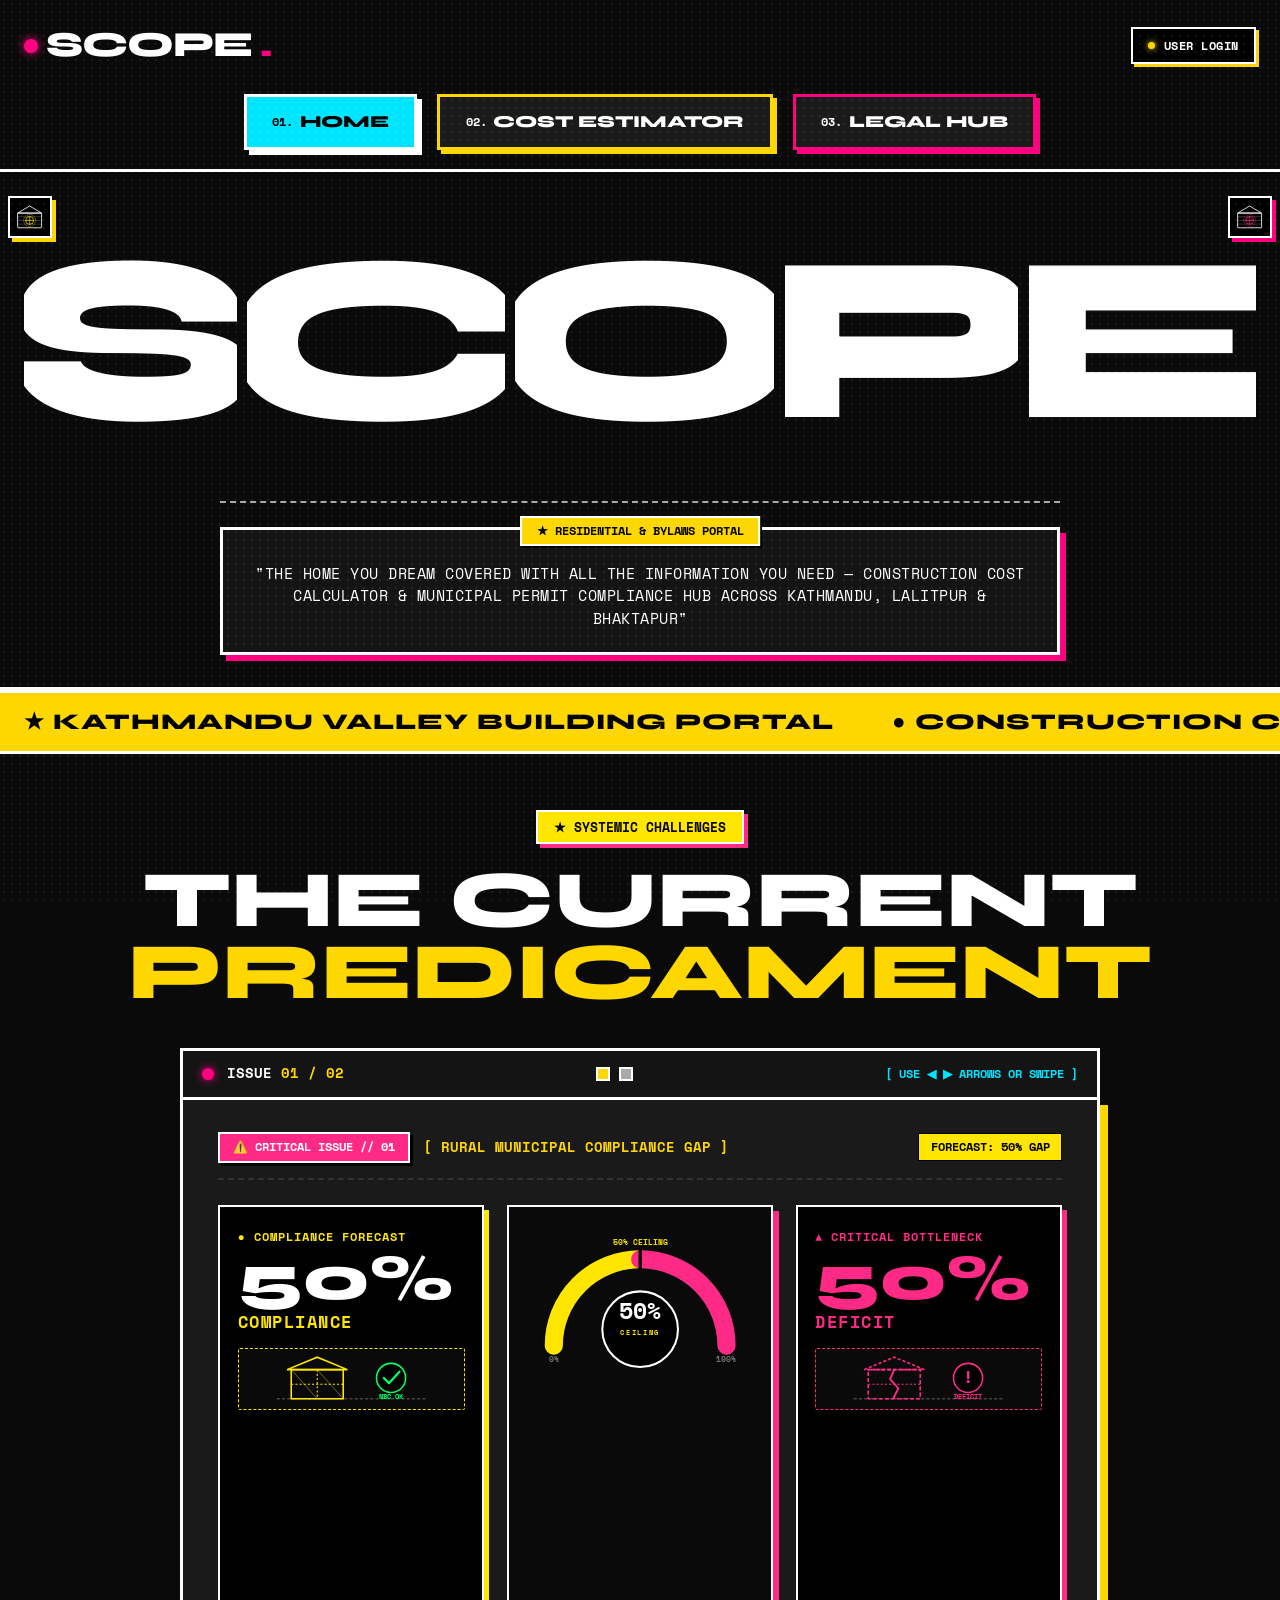
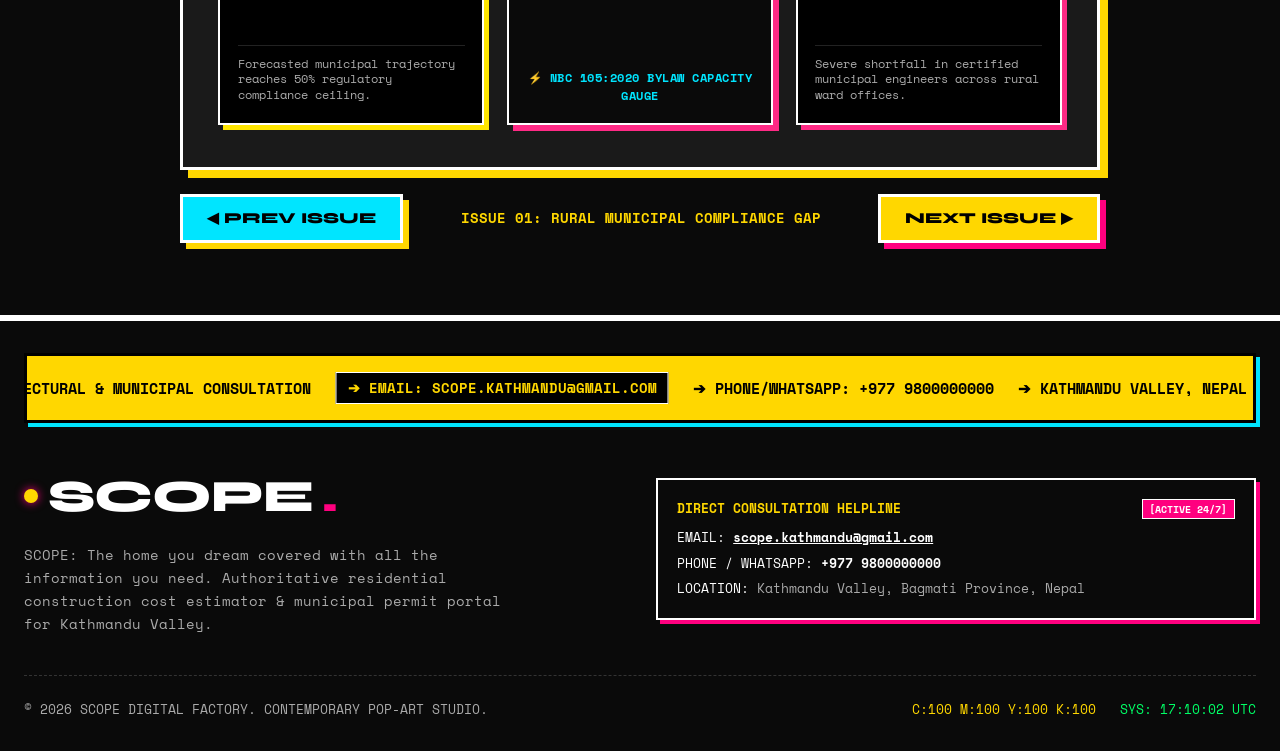
<file: index.html>
<!DOCTYPE html>
<html lang="en">
<head>
  <meta charset="UTF-8">
  <meta name="viewport" content="width=device-width, initial-scale=1.0, maximum-scale=1.0, user-scalable=no">
  <meta name="apple-mobile-web-app-capable" content="yes">
  <meta name="apple-mobile-web-app-status-bar-style" content="black-translucent">
  <title>SCOPE — Kathmandu Construction Cost Estimator & Permit Portal</title>
  <meta name="description" content="SCOPE is an authoritative Kathmandu Valley residential building construction cost estimator, municipal legal compliance hub, and architectural design portal.">

  <!-- Google Fonts: DotGothic16, Silkscreen, Space Mono, Syne, Noto Sans Devanagari -->
  <link rel="preconnect" href="https://fonts.googleapis.com">
  <link rel="preconnect" href="https://fonts.gstatic.com" crossorigin>
  <link rel="stylesheet" href="https://fonts.googleapis.com/css2?family=DotGothic16&family=Mukta:wght@700;800&family=Noto+Sans+Devanagari:wght@700;800;900&family=Silkscreen:wght@400;700&family=Space+Mono:ital,wght@0,400;0,700;1,400&family=Syne:wght@700;800;900&display=swap">

  <!-- Warhol Pop-Art Stylesheets (Relative Paths for GitHub Pages) -->
  <link rel="stylesheet" href="./styles/warhol-tokens.css">
  <link rel="stylesheet" href="./styles/warhol-layout.css">
  <link rel="stylesheet" href="./styles/warhol-components.css">
  <style>
    html, body {
      -webkit-text-size-adjust: 100%;
      touch-action: manipulation;
    }
  </style>
</head>
<body>
  <!-- App Container for Modular JavaScript Execution -->
  <div id="app"></div>

  <!-- Entry Script & GSAP Library (Relative Paths for GitHub Pages) -->
  <script src="https://cdnjs.cloudflare.com/ajax/libs/gsap/3.12.5/gsap.min.js"></script>
  <script type="module" src="./warhol-app.js"></script>
</body>
</html>
</file>
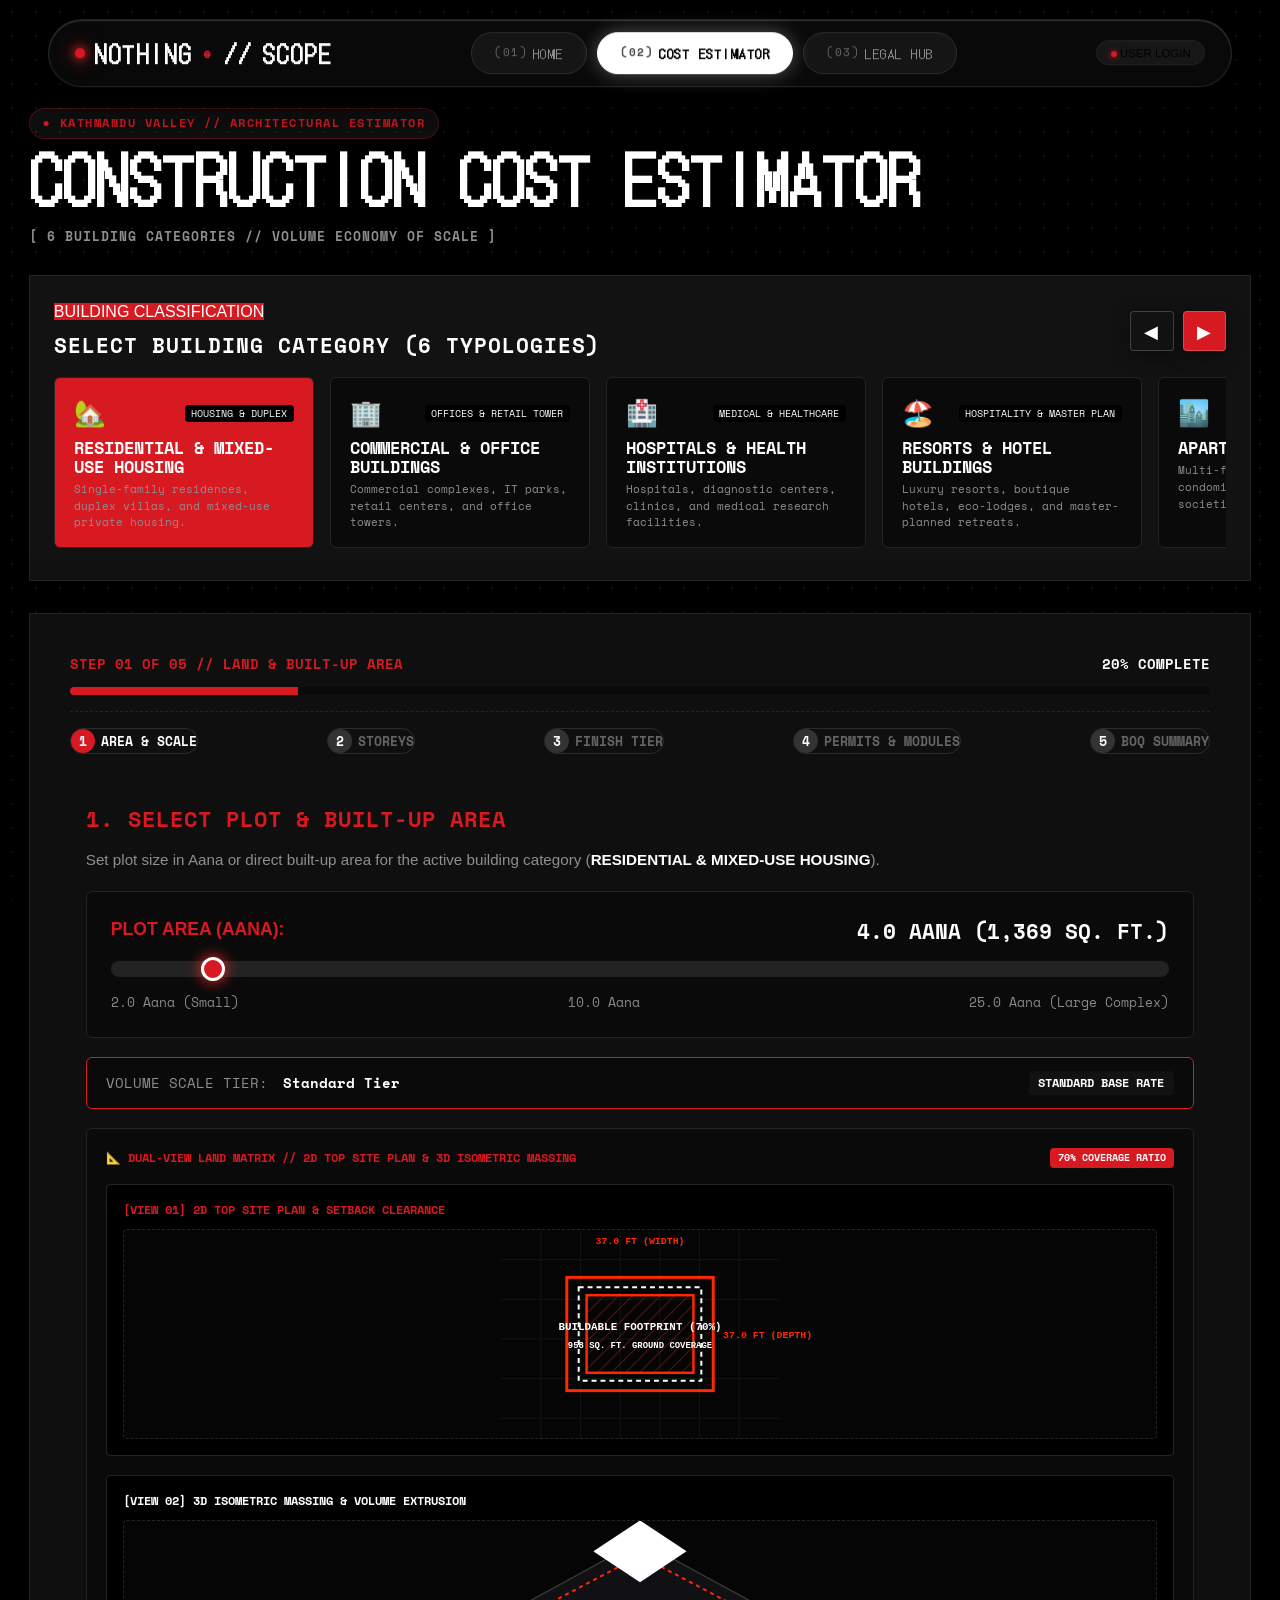
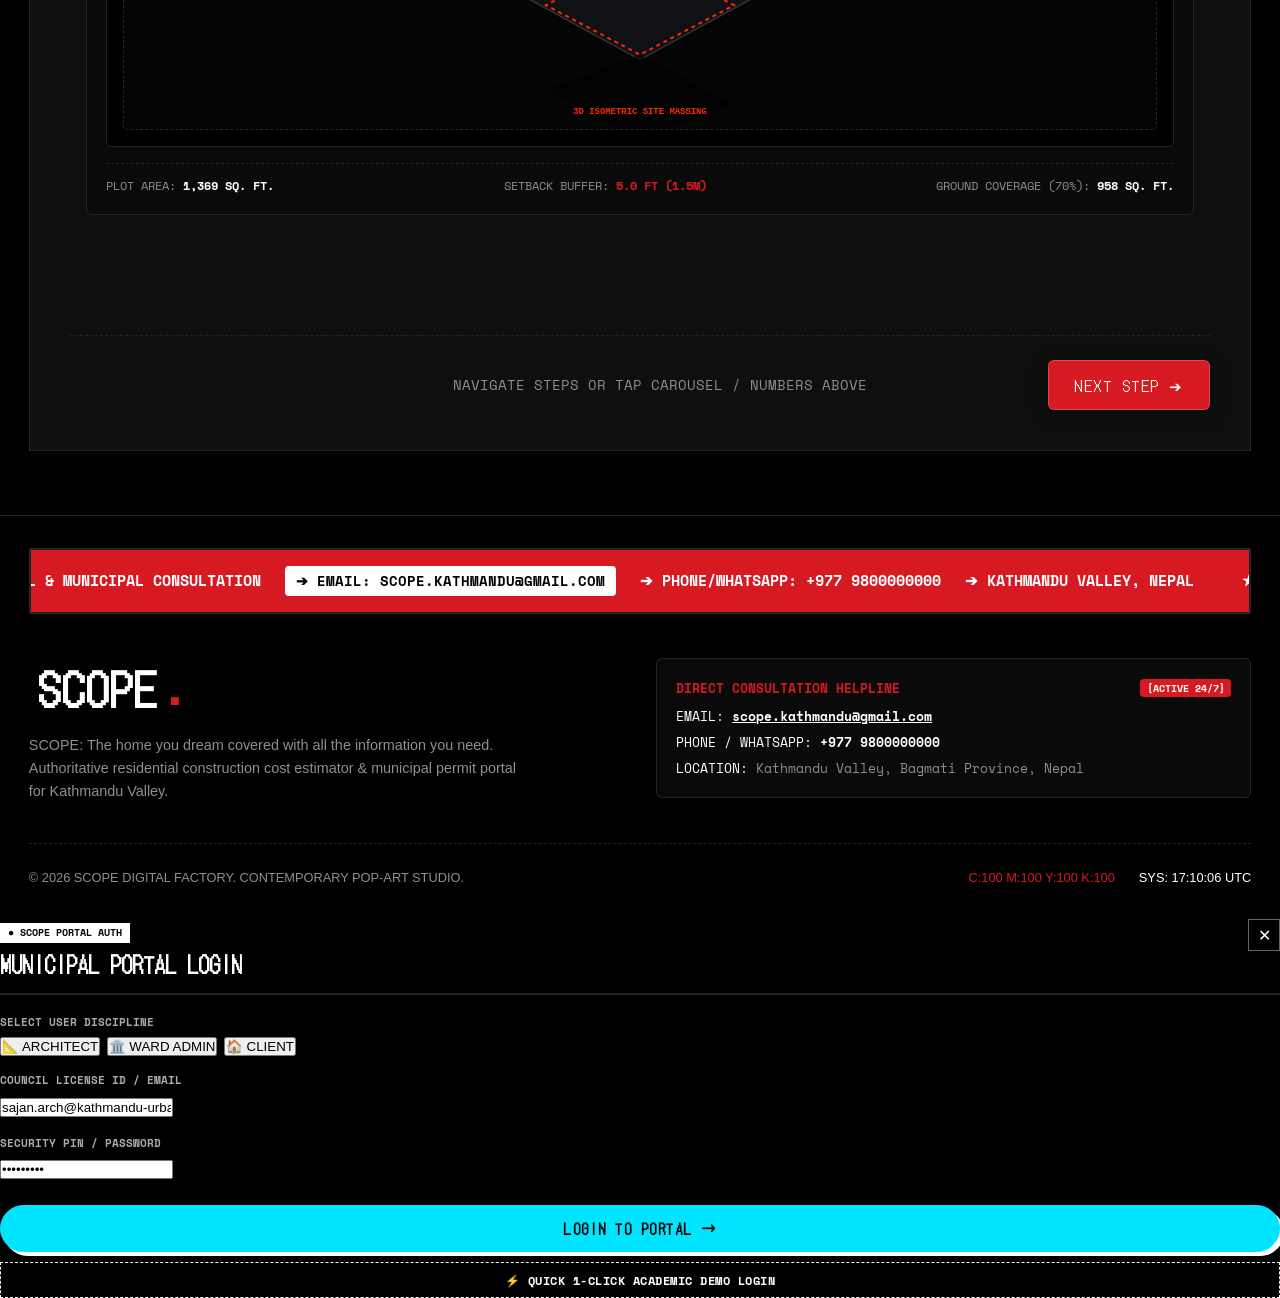
<file: cost-estimator.html>
<!DOCTYPE html>
<html lang="en">
<head>
  <meta charset="UTF-8">
  <meta name="viewport" content="width=device-width, initial-scale=1.0">
  <title>Kathmandu Construction Cost Estimator — SCOPE</title>
  <meta name="description" content="Calculate complete residential building construction costs across Kathmandu, Lalitpur & Bhaktapur with live NPR Lakhs & Crores estimates.">

  <!-- Google Fonts: DotGothic16, Silkscreen, Space Mono, Syne -->
  <link rel="preconnect" href="https://fonts.googleapis.com">
  <link rel="preconnect" href="https://fonts.gstatic.com" crossorigin>
  <link rel="stylesheet" href="https://fonts.googleapis.com/css2?family=DotGothic16&family=Silkscreen:wght@400;700&family=Space+Mono:ital,wght@0,400;0,700;1,400&family=Syne:wght@700;800;900&display=swap">

  <!-- Stylesheets -->
  <link rel="stylesheet" href="styles/tokens.css">
  <link rel="stylesheet" href="styles/layout.css">
  <link rel="stylesheet" href="styles/components.css">
</head>
<body>
  <!-- App Container for Modular JavaScript Router -->
  <div id="app"></div>

  <!-- Entry Script & GSAP Library -->
  <script src="https://cdnjs.cloudflare.com/ajax/libs/gsap/3.12.5/gsap.min.js"></script>
  <script type="module" src="app.js"></script>
</body>
</html>
</file>
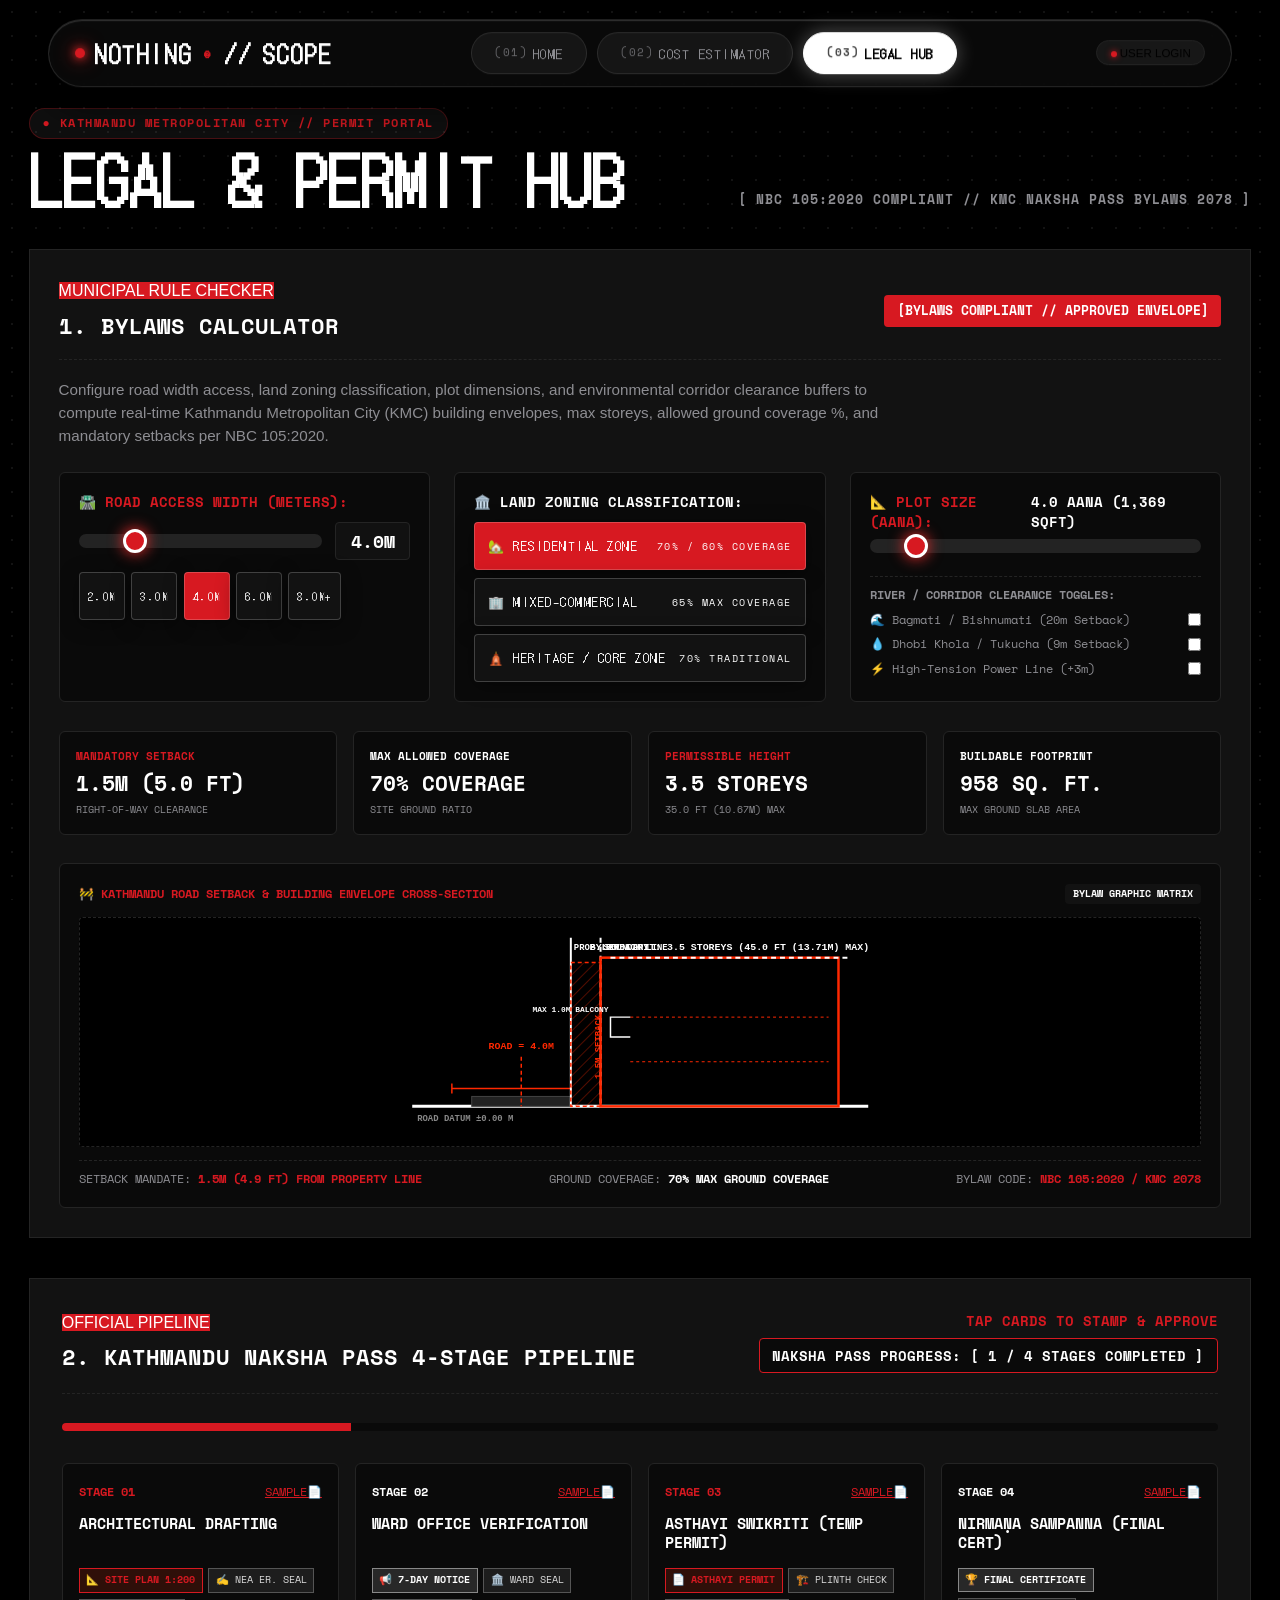
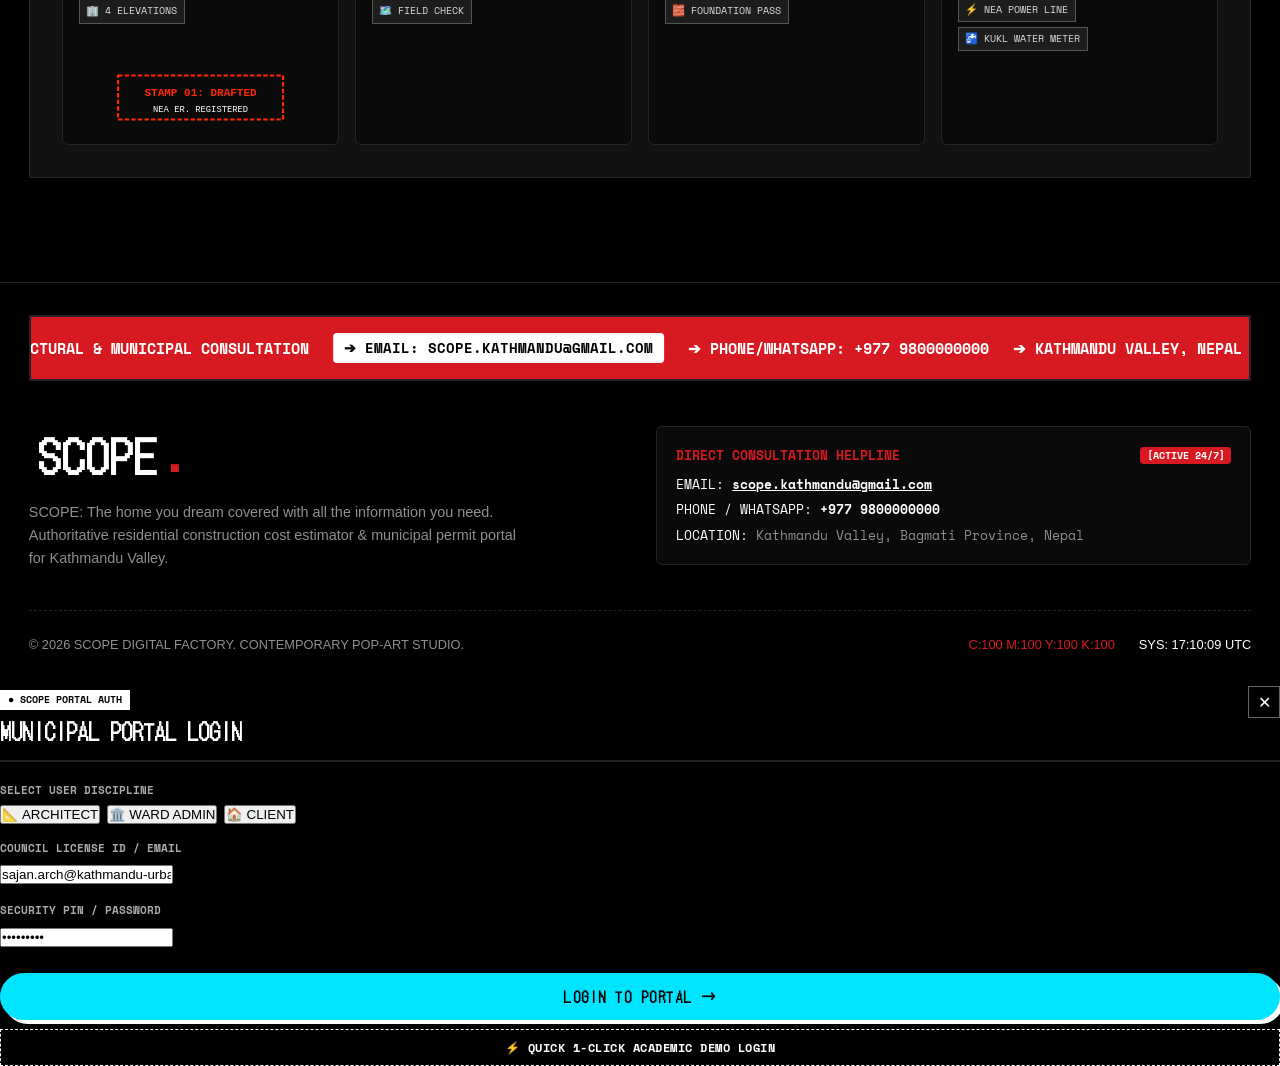
<file: legal-hub.html>
<!DOCTYPE html>
<html lang="en">
<head>
  <meta charset="UTF-8">
  <meta name="viewport" content="width=device-width, initial-scale=1.0">
  <title>Permit & Legal Compliance Hub — SCOPE</title>
  <meta name="description" content="Kathmandu Metropolitan City (KMC) & Lalitpur building permit portal, Naksha Pass document checklist, road-width bylaws calculator, and approval tracker.">

  <!-- Google Fonts: DotGothic16, Silkscreen, Space Mono, Syne -->
  <link rel="preconnect" href="https://fonts.googleapis.com">
  <link rel="preconnect" href="https://fonts.gstatic.com" crossorigin>
  <link rel="stylesheet" href="https://fonts.googleapis.com/css2?family=DotGothic16&family=Silkscreen:wght@400;700&family=Space+Mono:ital,wght@0,400;0,700;1,400&family=Syne:wght@700;800;900&display=swap">

  <!-- Stylesheets -->
  <link rel="stylesheet" href="styles/tokens.css">
  <link rel="stylesheet" href="styles/layout.css">
  <link rel="stylesheet" href="styles/components.css">
</head>
<body>
  <!-- App Container for Modular JavaScript Router -->
  <div id="app"></div>

  <!-- Entry Script & GSAP Library -->
  <script src="https://cdnjs.cloudflare.com/ajax/libs/gsap/3.12.5/gsap.min.js"></script>
  <script type="module" src="app.js"></script>
</body>
</html>
</file>
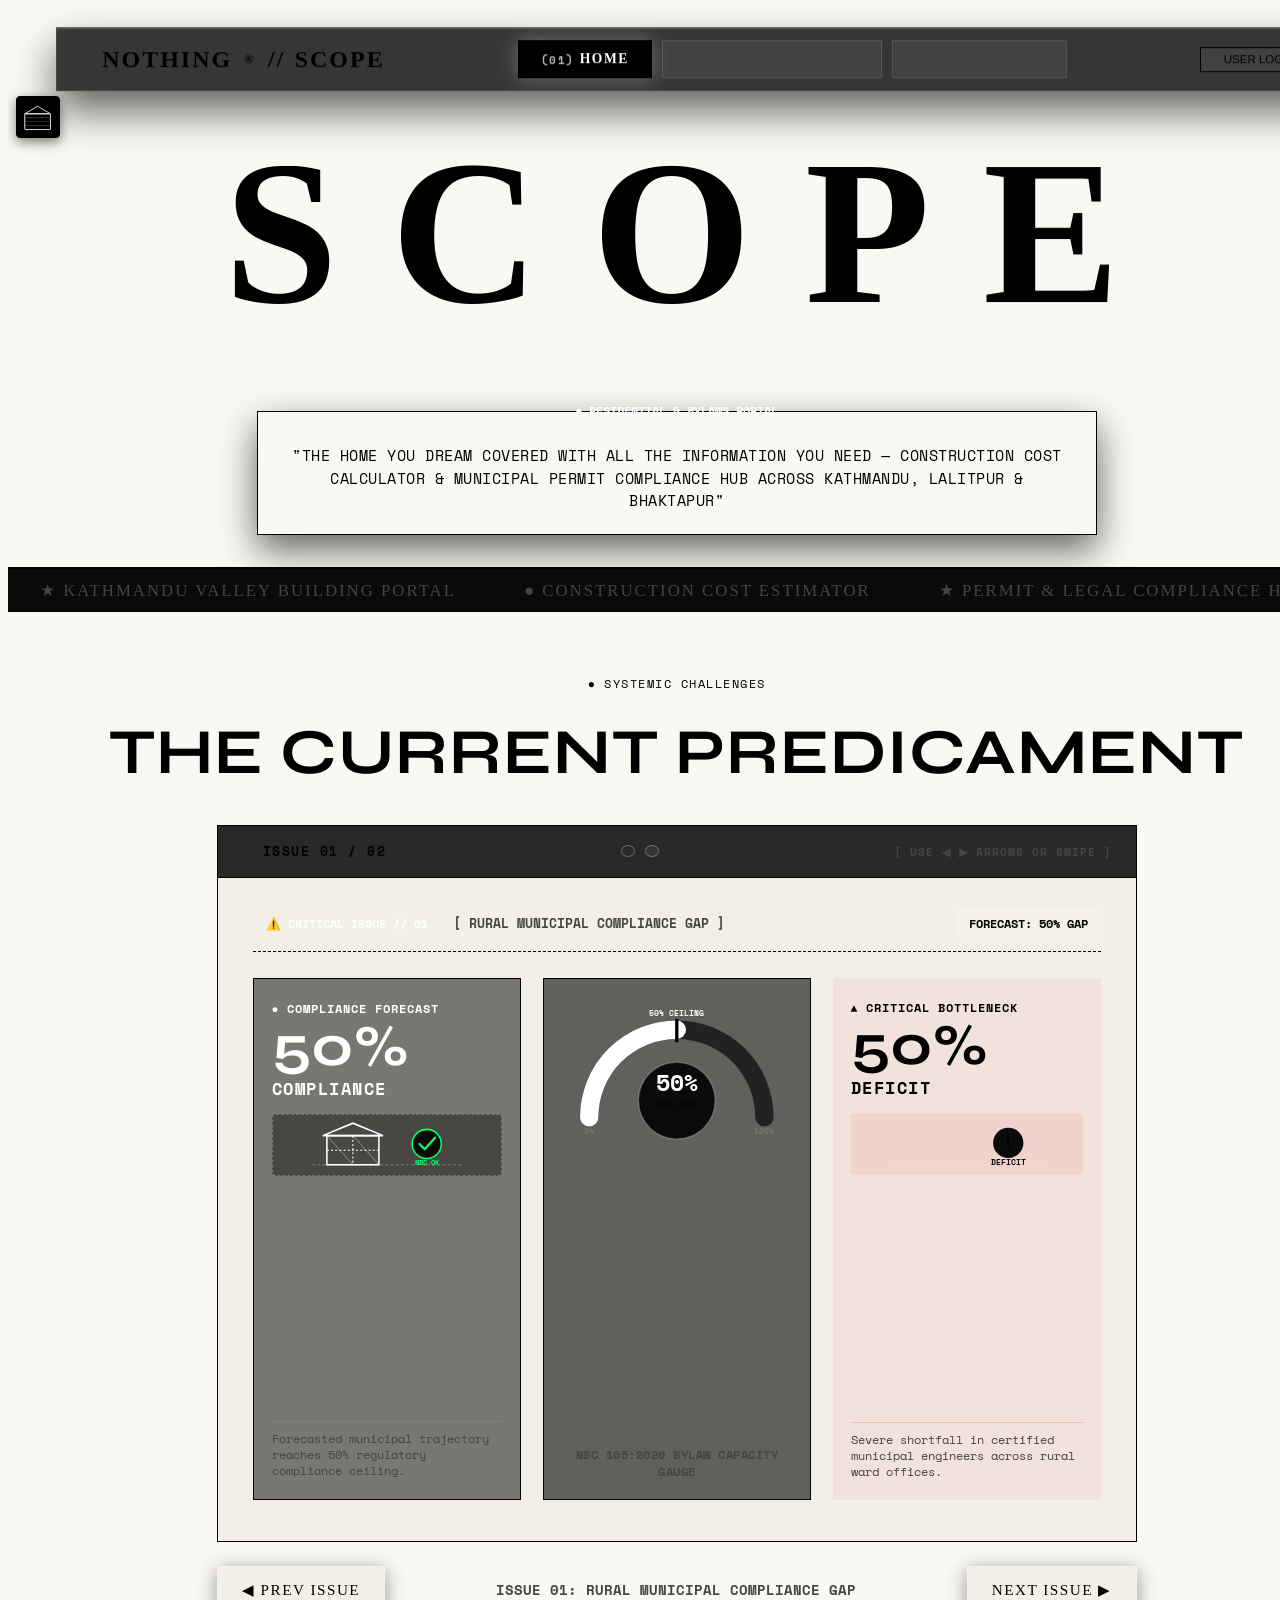
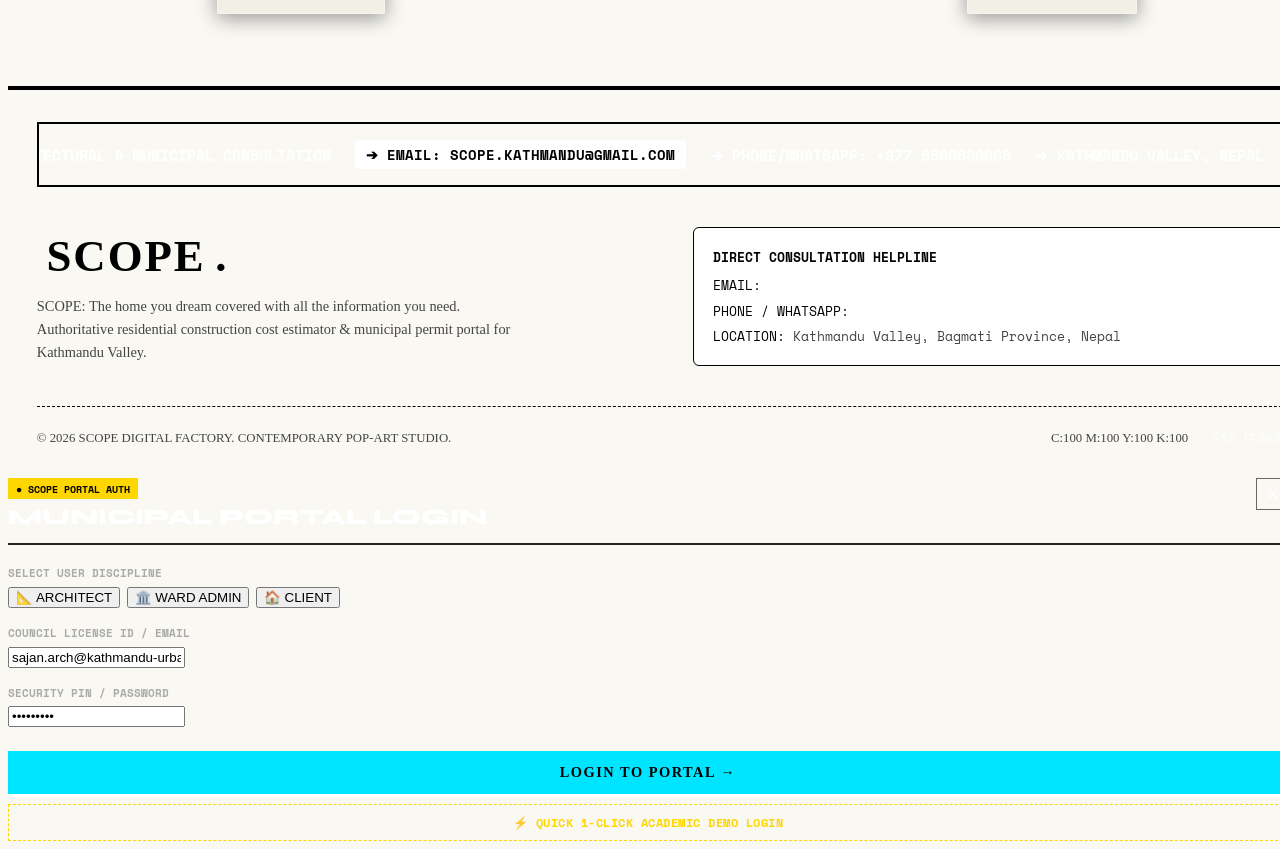
<file: light.html>
<!DOCTYPE html>
<html lang="en" data-theme="light">
<head>
  <meta charset="UTF-8">
  <meta name="viewport" content="width=device-width, initial-scale=1.0">
  <title>SCOPE — Light Pop-Art Silkscreen Factory</title>
  <meta name="description" content="SCOPE is a high-contrast light pop-art generative web application inspired by Andy Warhol's Factory aesthetics, CMYK screenprinting, and neo-brutalism.">

  <!-- Non-blocking Google Fonts with instant system fallbacks -->
  <link rel="preconnect" href="https://fonts.googleapis.com">
  <link rel="preconnect" href="https://fonts.gstatic.com" crossorigin>
  <link rel="stylesheet" href="https://fonts.googleapis.com/css2?family=DotGothic16&family=Silkscreen:wght@400;700&family=Space+Mono:ital,wght@0,400;0,700;1,400&family=Syne:wght@700;800;900&display=swap">

  <!-- Stylesheets -->
  <link rel="stylesheet" href="styles/tokens-light.css">
  <link rel="stylesheet" href="styles/layout.css">
  <link rel="stylesheet" href="styles/components.css">
</head>
<body class="light-theme">
  <!-- App Container for Modular JavaScript Execution -->
  <div id="app"></div>

  <!-- Entry Script & GSAP Library -->
  <script src="https://cdnjs.cloudflare.com/ajax/libs/gsap/3.12.5/gsap.min.js"></script>
  <script type="module" src="app.js"></script>
</body>
</html>
</file>
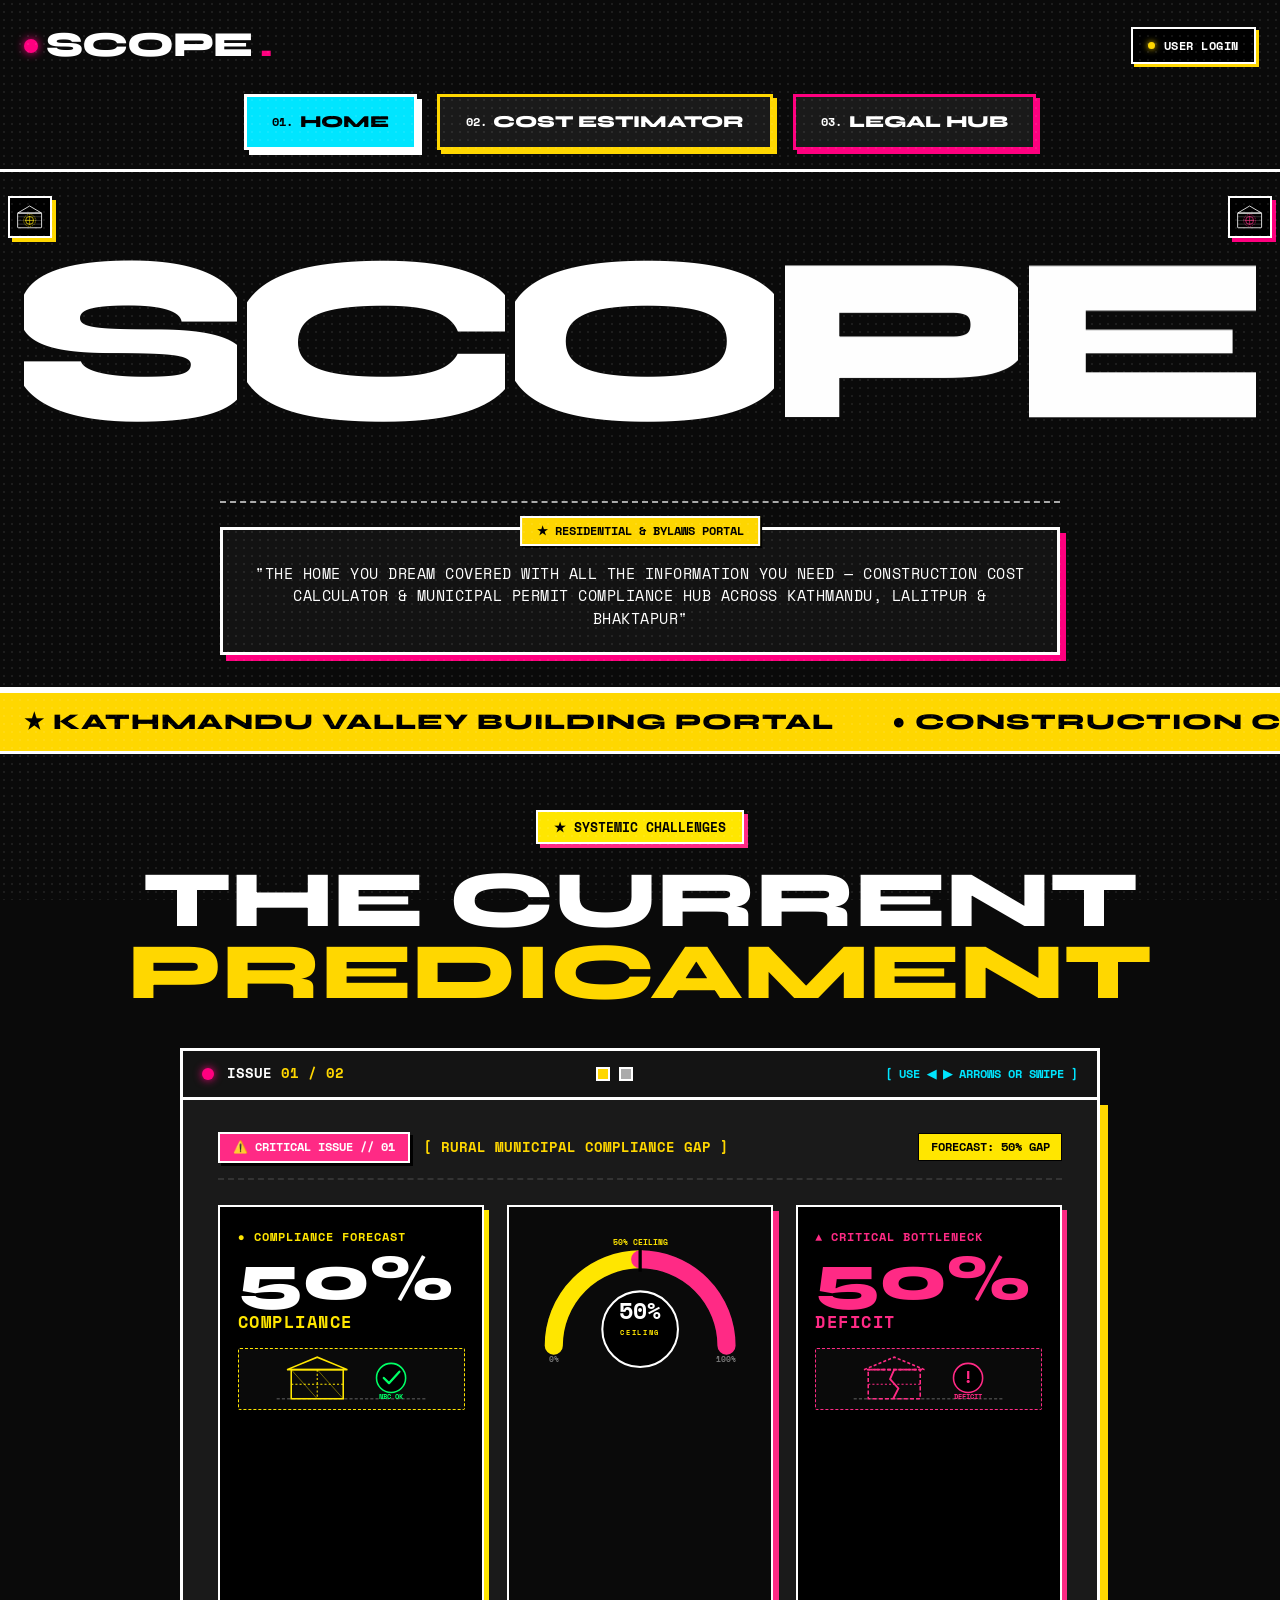
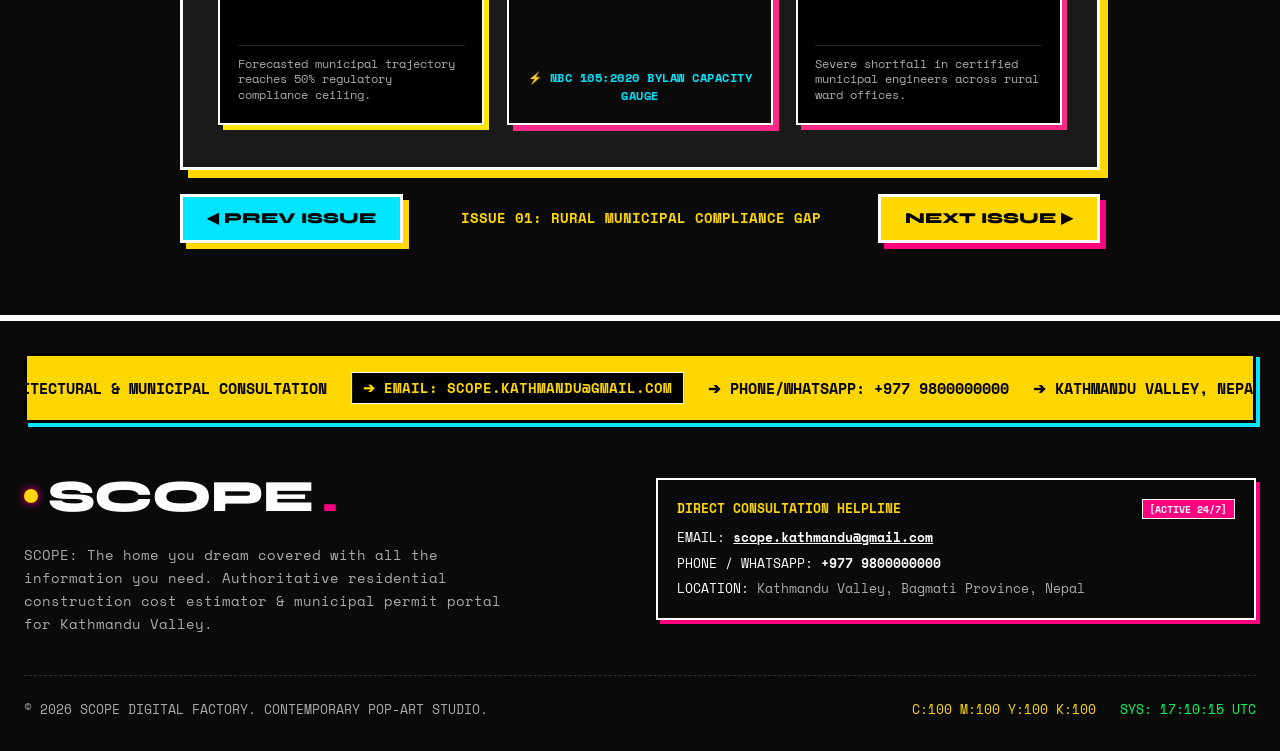
<file: warhol.html>
<!DOCTYPE html>
<html lang="en">
<head>
  <meta charset="UTF-8">
  <meta name="viewport" content="width=device-width, initial-scale=1.0, maximum-scale=1.0, user-scalable=no">
  <meta name="apple-mobile-web-app-capable" content="yes">
  <meta name="apple-mobile-web-app-status-bar-style" content="black-translucent">
  <title>SCOPE — Original Warhol Dark Pop-Art Factory</title>
  <meta name="description" content="SCOPE is a high-contrast dark pop-art generative web application inspired by Andy Warhol's Factory aesthetics, CMYK screenprinting, and neo-brutalism.">

  <!-- Google Fonts -->
  <link rel="preconnect" href="https://fonts.googleapis.com">
  <link rel="preconnect" href="https://fonts.gstatic.com" crossorigin>
  <link rel="stylesheet" href="https://fonts.googleapis.com/css2?family=DotGothic16&family=Mukta:wght@700;800&family=Noto+Sans+Devanagari:wght@700;800;900&family=Silkscreen:wght@400;700&family=Space+Mono:ital,wght@0,400;0,700;1,400&family=Syne:wght@700;800;900&display=swap">

  <!-- Warhol Pop-Art Stylesheets (Relative Paths for GitHub Pages) -->
  <link rel="stylesheet" href="./styles/warhol-tokens.css">
  <link rel="stylesheet" href="./styles/warhol-layout.css">
  <link rel="stylesheet" href="./styles/warhol-components.css">
  <style>
    html, body {
      -webkit-text-size-adjust: 100%;
      touch-action: manipulation;
    }
  </style>
</head>
<body>
  <!-- App Container for Modular JavaScript Execution -->
  <div id="app"></div>

  <!-- Entry Script & GSAP Library (Relative Paths for GitHub Pages) -->
  <script src="https://cdnjs.cloudflare.com/ajax/libs/gsap/3.12.5/gsap.min.js"></script>
  <script type="module" src="./warhol-app.js"></script>
</body>
</html>
</file>
<file: styles/warhol-tokens.css>
/* ==========================================================================
   SCOPE DESIGN SYSTEM - DESIGN TOKENS
   Inspired by Andy Warhol Pop-Art & Dark Neo-Brutalism (warhol-arts)
   ========================================================================== */

:root {
  /* Color Palette - Dark Theme Default */
  --bg-main: #0A0A0A;
  --bg-surface: #141414;
  --bg-card: #1A1A1A;
  --bg-elevated: #242424;
  
  --text-main: #FFFFFF;
  --text-inverse: #000000;
  --text-muted: #AAAAAA;
  --text-subtle: #777777;
  
  --border-color: #FFFFFF;
  --border-thick: 3px solid var(--border-color);
  --border-thin: 2px solid var(--border-color);
  --border-pink: 3px solid var(--cmyk-pink);
  --border-yellow: 3px solid var(--cmyk-yellow);
  --border-cyan: 3px solid var(--cmyk-cyan);
  
  --shadow-color: #000000;
  --shadow-pink: 6px 6px 0px var(--cmyk-pink);
  --shadow-yellow: 6px 6px 0px var(--cmyk-yellow);
  --shadow-cyan: 6px 6px 0px var(--cmyk-cyan);
  --shadow-white: 6px 6px 0px var(--border-color);
  --shadow-green: 6px 6px 0px var(--cmyk-green);
  --shadow-black: 6px 6px 0px #000000;
  
  --shadow-hover-pink: 9px 9px 0px var(--cmyk-pink);
  --shadow-hover-yellow: 9px 9px 0px var(--cmyk-yellow);
  --shadow-hover-cyan: 9px 9px 0px var(--cmyk-cyan);
  
  --cmyk-yellow: #FFD700;
  --cmyk-pink: #FF007F;
  --cmyk-cyan: #00E5FF;
  --cmyk-green: #00FF66;
  --cmyk-orange: #FF5500;
  
  --title-gradient: linear-gradient(135deg, #FFFFFF 0%, #CCCCCC 100%);
  --halftone-pattern: radial-gradient(rgba(255, 255, 255, 0.08) 1px, transparent 1px);
  
  --font-display: 'Syne', 'Impact', 'Trebuchet MS', 'Arial Black', -apple-system, sans-serif;
  --font-mono: 'Space Mono', 'Courier New', 'SFMono-Regular', Consolas, monospace;
  --ease-brutal: cubic-bezier(0.175, 0.885, 0.32, 1.275);
  --transition-fast: 0.15s var(--ease-brutal);
}

/* Base Reset & Globals */
*, *::before, *::after {
  box-sizing: border-box;
  margin: 0;
  padding: 0;
}

html {
  background-color: var(--bg-main);
  color: var(--text-main);
  font-family: var(--font-mono);
  scroll-behavior: smooth;
  overflow-x: hidden;
}

body {
  background: var(--bg-main);
  color: var(--text-main);
  min-height: 100vh;
  line-height: 1.5;
  -webkit-font-smoothing: antialiased;
  position: relative;
}

/* Halftone Overlay Effect */
body::before {
  content: "";
  position: fixed;
  top: 0;
  left: 0;
  width: 100vw;
  height: 100vh;
  background-image: var(--halftone-pattern);
  background-size: 8px 8px;
  pointer-events: none;
  z-index: 999;
}
</file>
<file: styles/warhol-layout.css>
/* ==========================================================================
   SCOPE LAYOUT & GRID UTILITIES (RESPONSIVE & MOBILE AUDITED)
   ========================================================================== */

html, body {
  width: 100%;
  max-width: 100vw;
  overflow-x: hidden !important;
}

.scope-container {
  width: 100%;
  max-width: 1360px;
  margin: 0 auto;
  padding: 0 1.5rem;
}

/* Header & Nav Layout */
.scope-header {
  position: sticky;
  top: 0;
  z-index: 100;
  background: var(--bg-main);
  border-bottom: var(--border-thick);
  width: 100%;
}

.nav-wrapper {
  display: flex;
  justify-content: space-between;
  align-items: center;
  height: 80px;
  gap: 1rem;
}

.brand-logo {
  font-family: var(--font-display);
  font-weight: 900;
  font-size: clamp(1.6rem, 4vw, 2.2rem);
  text-transform: uppercase;
  color: var(--text-main);
  text-decoration: none;
  display: flex;
  align-items: center;
  gap: 0.5rem;
  letter-spacing: -1px;
  white-space: nowrap;
}

.brand-logo .dot {
  width: 14px;
  height: 14px;
  background: var(--cmyk-pink);
  border-radius: 50%;
  box-shadow: 0 0 10px var(--cmyk-pink);
}

.nav-links {
  display: flex;
  gap: 1.2rem;
  list-style: none;
  align-items: center;
}

.nav-link {
  color: var(--text-main);
  text-decoration: none;
  font-size: 0.9rem;
  font-weight: 700;
  text-transform: uppercase;
  padding: 0.4rem 0.8rem;
  border: 2px solid transparent;
  transition: all var(--transition-fast);
  white-space: nowrap;
  touch-action: manipulation;
}

.nav-link:hover {
  background: var(--cmyk-yellow);
  color: var(--text-inverse);
  border: 2px solid var(--border-color);
  box-shadow: var(--shadow-pink);
}

/* Kinetic Ticker Marquee */
.ticker-wrap {
  width: 100%;
  overflow: hidden;
  background: var(--cmyk-yellow);
  color: var(--text-inverse);
  border-top: var(--border-thick);
  border-bottom: var(--border-thick);
  padding: 0.75rem 0;
  white-space: nowrap;
}

.ticker {
  display: inline-block;
  animation: marquee 22s linear infinite;
}

.ticker-item {
  display: inline-block;
  font-family: var(--font-display);
  font-weight: 900;
  font-size: clamp(1.1rem, 2.5vw, 1.4rem);
  text-transform: uppercase;
  padding: 0 1.5rem;
  letter-spacing: 1px;
}

@keyframes marquee {
  0% { transform: translateX(0); }
  100% { transform: translateX(-50%); }
}

/* Section Containers */
.section {
  padding: 4rem 0;
  border-bottom: var(--border-thick);
  position: relative;
  width: 100%;
  overflow: hidden;
}

.section-title-wrap {
  display: flex;
  align-items: baseline;
  justify-content: space-between;
  margin-bottom: 2.5rem;
  flex-wrap: wrap;
  gap: 1rem;
}

.section-title {
  font-family: var(--font-display);
  font-size: clamp(2rem, 5.5vw, 4.2rem);
  font-weight: 900;
  text-transform: uppercase;
  line-height: 0.98;
  letter-spacing: -1.5px;
  background: var(--title-gradient);
  -webkit-background-clip: text;
  -webkit-text-fill-color: transparent;
}

.section-tag {
  font-family: var(--font-mono);
  font-size: 0.8rem;
  background: var(--cmyk-pink);
  color: var(--text-inverse);
  padding: 0.3rem 0.7rem;
  border: 2px solid var(--border-color);
  box-shadow: 3px 3px 0px var(--border-color);
  text-transform: uppercase;
  font-weight: 700;
  display: inline-block;
}

/* Responsive Grid Layouts */
.grid-2 {
  display: grid;
  grid-template-columns: repeat(2, 1fr);
  gap: 2rem;
}

.grid-3 {
  display: grid;
  grid-template-columns: repeat(3, 1fr);
  gap: 2rem;
}

@media (max-width: 992px) {
  .grid-3 { grid-template-columns: repeat(2, 1fr); gap: 1.5rem; }
  .grid-2 { grid-template-columns: 1fr; gap: 1.5rem; }
  .scope-container { padding: 0 1.2rem; }
}

@media (max-width: 768px) {
  .grid-3 { grid-template-columns: 1fr; }
  .nav-links { display: none; } /* Mobile navbar compact view */
  .section { padding: 3rem 0; }
  .nav-wrapper { height: 70px; }
}

@media (max-width: 480px) {
  .scope-container { padding: 0 0.9rem; }
  .section { padding: 2.5rem 0; }
}
</file>
<file: styles/warhol-components.css>
/* ==========================================================================
   SCOPE COMPONENTS & POP-ART STYLES (RESPONSIVE & TAP AUDITED)
   ========================================================================== */

/* Brutalist Pop Box Cards */
.pop-card {
  background: var(--bg-card);
  border: var(--border-thick);
  position: relative;
  padding: 1.5rem;
  transition: transform var(--transition-fast), box-shadow var(--transition-fast);
  width: 100%;
}

.pop-card.pink { box-shadow: var(--shadow-pink); }
.pop-card.yellow { box-shadow: var(--shadow-yellow); }
.pop-card.cyan { box-shadow: var(--shadow-cyan); }
.pop-card.white { box-shadow: var(--shadow-white); }
.pop-card.green { box-shadow: var(--shadow-green); }

.pop-card:hover {
  transform: translate(-4px, -4px);
}
.pop-card.pink:hover { box-shadow: var(--shadow-hover-pink); }
.pop-card.yellow:hover { box-shadow: var(--shadow-hover-yellow); }
.pop-card.cyan:hover { box-shadow: var(--shadow-hover-cyan); }

/* Warhol Arts Pop-Art Cards */
.warhol-card {
  background: var(--bg-card);
  border: var(--border-thick);
  transition: transform 0.2s cubic-bezier(0.16, 1, 0.3, 1), box-shadow 0.2s cubic-bezier(0.16, 1, 0.3, 1);
}

.warhol-card.estimator-card:hover {
  transform: translate(-5px, -5px);
  box-shadow: 10px 10px 0px #FFD700 !important;
}

.warhol-card.legal-card:hover {
  transform: translate(-5px, -5px);
  box-shadow: 10px 10px 0px #00E5FF !important;
}

/* Centered Discrete Pop-Art Navigation Tabs */
.centered-nav-container {
  display: flex;
  justify-content: center;
  align-items: center;
  gap: 1.25rem;
  margin: 0.2rem auto 0;
  width: 100%;
  flex-wrap: wrap;
}

.pop-tab-card {
  display: inline-flex;
  align-items: center;
  justify-content: center;
  padding: 0.75rem 1.6rem;
  font-family: var(--font-display);
  font-weight: 900;
  font-size: 1.05rem;
  text-transform: uppercase;
  text-decoration: none;
  background: var(--bg-card);
  color: var(--text-main);
  border: var(--border-thick);
  box-shadow: 4px 4px 0px var(--shadow-color);
  transition: transform 0.15s cubic-bezier(0.16, 1, 0.3, 1), box-shadow 0.15s cubic-bezier(0.16, 1, 0.3, 1), background 0.15s ease, color 0.15s ease;
  cursor: pointer;
  user-select: none;
  white-space: nowrap;
  touch-action: manipulation;
}

/* Individual Distinct Neon Borders & Shadows */
.pop-tab-card.nav-tab-home {
  border-color: #00E5FF;
  box-shadow: 4px 4px 0px #00E5FF;
}

.pop-tab-card.nav-tab-estimator {
  border-color: #FFD700;
  box-shadow: 4px 4px 0px #FFD700;
}

.pop-tab-card.nav-tab-legal {
  border-color: #FF007F;
  box-shadow: 4px 4px 0px #FF007F;
}

/* Hover Kinetic Lift */
.pop-tab-card:hover {
  transform: translate(-3px, -3px);
}

.pop-tab-card.nav-tab-home:hover {
  background: #00E5FF;
  color: #000000;
  box-shadow: 6px 6px 0px var(--border-color);
}

.pop-tab-card.nav-tab-estimator:hover {
  background: #FFD700;
  color: #000000;
  box-shadow: 6px 6px 0px var(--border-color);
}

.pop-tab-card.nav-tab-legal:hover {
  background: #FF007F;
  color: #FFFFFF;
  box-shadow: 6px 6px 0px var(--border-color);
}

/* Active Highlight Fill */
.pop-tab-card.nav-tab-home.active {
  background: #00E5FF;
  color: #000000;
  border-color: var(--border-color);
  box-shadow: 5px 5px 0px var(--border-color);
}

.pop-tab-card.nav-tab-estimator.active {
  background: #FFD700;
  color: #000000;
  border-color: var(--border-color);
  box-shadow: 5px 5px 0px var(--border-color);
}

.pop-tab-card.nav-tab-legal.active {
  background: #FF007F;
  color: #FFFFFF;
  border-color: var(--border-color);
  box-shadow: 5px 5px 0px var(--border-color);
}

@media (max-width: 768px) {
  .centered-nav-container {
    gap: 0.8rem;
    justify-content: center;
  }
  .pop-tab-card {
    padding: 0.65rem 1.1rem;
    font-size: 0.9rem;
  }
}

/* Buttons with Touch-Friendly 44px+ Tap Targets */
.btn-brutal {
  display: inline-flex;
  align-items: center;
  gap: 0.6rem;
  font-family: var(--font-display);
  font-weight: 900;
  font-size: 1.05rem;
  text-transform: uppercase;
  min-height: 48px; /* Touch-friendly tap target */
  padding: 0.8rem 1.6rem;
  border: var(--border-thick);
  cursor: pointer;
  text-decoration: none;
  background: var(--cmyk-yellow);
  color: var(--text-inverse);
  box-shadow: var(--shadow-pink);
  transition: all var(--transition-fast);
  touch-action: manipulation;
  user-select: none;
}

.btn-brutal:hover {
  transform: translate(-3px, -3px);
  box-shadow: var(--shadow-hover-pink);
  background: var(--bg-surface);
  color: var(--text-main);
}

.btn-brutal.cyan {
  background: var(--cmyk-cyan);
  box-shadow: var(--shadow-yellow);
}
.btn-brutal.cyan:hover {
  box-shadow: var(--shadow-hover-yellow);
  background: var(--bg-surface);
  color: var(--text-main);
}

.btn-brutal.pink {
  background: var(--cmyk-pink);
  color: #FFFFFF;
  box-shadow: var(--shadow-cyan);
}
.btn-brutal.pink:hover {
  box-shadow: var(--shadow-hover-cyan);
  background: var(--bg-surface);
  color: var(--text-main);
}

/* Giant Edge-to-Edge Hero Typography Component */
.giant-hero-container {
  width: 100%;
  padding: 3.5rem 0 2rem;
  position: relative;
  background: var(--bg-main);
  overflow: hidden;
  border-bottom: var(--border-thick);
}

.giant-title-wrap {
  width: 100%;
  display: flex;
  justify-content: center;
  align-items: center;
  user-select: none;
  perspective: 1600px;
  transform-style: preserve-3d;
  padding: 1rem 0;
}

.giant-title {
  font-family: 'MangoGrotesque', 'Bebas Neue', 'Syne', 'Impact', sans-serif;
  font-size: clamp(4.5rem, 18.5vw, 18rem);
  font-weight: 900;
  line-height: 0.85;
  letter-spacing: -0.02em;
  text-transform: uppercase;
  display: flex;
  justify-content: center;
  align-items: center;
  gap: clamp(0.1rem, 0.8vw, 1rem);
  width: fit-content;
  max-width: 100%;
  margin: 0 auto;
  color: var(--text-main);
}

.letter-mask {
  display: inline-flex;
  align-items: center;
  justify-content: center;
  overflow: hidden;
  position: relative;
  vertical-align: bottom;
  padding: 0.05em 0.08em;
}

.letter-inner {
  display: inline-block;
  color: #FFFFFF;
  will-change: transform, opacity, background-position, filter;
  transform-style: preserve-3d;
  backface-visibility: hidden;
  cursor: pointer;
  background-clip: text;
  -webkit-background-clip: text;
  transition: color 0.3s cubic-bezier(0.16, 1, 0.3, 1), -webkit-text-fill-color 0.3s cubic-bezier(0.16, 1, 0.3, 1), filter 0.3s cubic-bezier(0.16, 1, 0.3, 1);
  background-size: 135% 135%;
  background-position: center;
  position: relative;
}

/* Color-Coded In-Text Texture Reveals strictly INSIDE Letter Bounds */
.letter-inner:hover {
  color: transparent !important;
  -webkit-text-fill-color: transparent !important;
  background-image: var(--bg-texture);
  filter: var(--texture-filter, contrast(1.4) brightness(1.2));
}

@media (max-width: 480px) {
  .giant-title {
    font-size: clamp(3.8rem, 21.5vw, 7rem);
    letter-spacing: -0.06em;
  }
  .giant-hero-container {
    padding: 2rem 0 1.5rem;
  }
}

/* Sub-Hero Pop Badge & Meta */
.hero-sub-meta {
  display: flex;
  justify-content: space-between;
  align-items: center;
  flex-wrap: wrap;
  gap: 1.5rem;
  margin-top: 2rem;
  padding-top: 1.5rem;
  border-top: 2px dashed var(--text-muted);
}

/* Persistent Pop-Art Tab Bar Component */
.pop-tab-bar-container {
  background: var(--bg-surface);
  border-bottom: var(--border-thick);
  padding: 1rem 0;
  position: sticky;
  top: 70px;
  z-index: 90;
  box-shadow: 0 8px 24px rgba(0, 0, 0, 0.15);
  width: 100%;
}

.pop-tab-bar {
  display: flex;
  gap: 1rem;
  justify-content: center;
  align-items: center;
  flex-wrap: wrap;
}

.pop-tab-btn {
  font-family: var(--font-display);
  font-weight: 900;
  font-size: clamp(0.95rem, 2.5vw, 1.15rem);
  text-transform: uppercase;
  letter-spacing: 0.5px;
  min-height: 48px; /* Touch-friendly tap target */
  padding: 0.75rem 1.6rem;
  background: var(--bg-card);
  color: var(--text-main);
  border: var(--border-thick);
  box-shadow: 4px 4px 0px var(--shadow-color);
  cursor: pointer;
  text-decoration: none;
  display: inline-flex;
  align-items: center;
  gap: 0.6rem;
  transition: transform var(--transition-fast), box-shadow var(--transition-fast), background var(--transition-fast);
  touch-action: manipulation;
}

@media (max-width: 576px) {
  .pop-tab-bar { gap: 0.6rem; }
  .pop-tab-btn { width: 100%; justify-content: center; }
}

.pop-tab-btn:hover {
  transform: translate(-3px, -3px);
  box-shadow: var(--shadow-cyan);
  background: var(--bg-elevated);
}

.pop-tab-btn.active {
  background: var(--cmyk-yellow) !important;
  color: #000000 !important;
  border: 3px solid var(--border-color) !important;
  box-shadow: 6px 6px 0px var(--cmyk-pink) !important;
  transform: translate(-2px, -2px);
}

.pop-tab-btn .tab-badge {
  font-family: var(--font-mono);
  font-size: 0.75rem;
  font-weight: 700;
  padding: 0.15rem 0.5rem;
  border: 1px solid var(--border-color);
  background: var(--bg-surface);
  color: var(--text-main);
}

.pop-tab-btn.active .tab-badge {
  background: var(--cmyk-pink);
  color: #FFFFFF;
  border: 1px solid var(--border-color);
}

/* Tab Content Viewport for GSAP Slide Transitions */
.tab-views-container {
  position: relative;
  width: 100%;
  overflow: hidden;
  min-height: 520px;
  background: var(--bg-main);
  border-bottom: var(--border-thick);
}

.tab-pane {
  width: 100%;
  position: absolute;
  top: 0;
  left: 0;
  visibility: hidden;
  opacity: 0;
  padding: 3rem 0;
  will-change: transform, opacity;
}

.tab-pane.active-pane {
  visibility: visible;
  opacity: 1;
  position: relative;
}

/* Hero Component Styles */
.hero-section {
  padding: 5rem 0 3rem;
  background: var(--bg-main);
  position: relative;
}

.hero-content {
  display: flex;
  flex-direction: column;
  gap: 1.8rem;
}

.hero-badge {
  display: inline-flex;
  align-items: center;
  gap: 0.5rem;
  background: var(--cmyk-pink);
  color: #FFFFFF;
  padding: 0.4rem 1rem;
  border: 2px solid var(--border-color);
  box-shadow: 4px 4px 0px var(--cmyk-cyan);
  font-weight: 700;
  font-size: 0.85rem;
  width: fit-content;
}

.hero-title {
  font-family: var(--font-display);
  font-size: clamp(2.8rem, 8vw, 7rem);
  font-weight: 900;
  line-height: 0.9;
  text-transform: uppercase;
  letter-spacing: -2px;
}


/* Gallery Component Styles */
.art-img-wrapper {
  position: relative;
  overflow: hidden;
  border: 2px solid var(--border-color);
  aspect-ratio: 1 / 1;
  background: var(--bg-card);
}

.art-img {
  width: 100%;
  height: 100%;
  object-fit: cover;
  display: block;
  filter: contrast(1.1);
  transition: transform 0.3s ease, filter 0.3s ease;
}

.art-img-wrapper:hover .art-img {
  transform: scale(1.05);
}

.card-tag {
  display: inline-block;
  font-family: var(--font-mono);
  font-size: 0.75rem;
  font-weight: 700;
  padding: 0.2rem 0.6rem;
  border: 1px solid var(--border-color);
  text-transform: uppercase;
  margin-bottom: 0.8rem;
}

.card-tag.cyan { background: var(--cmyk-cyan); color: #000; }
.card-tag.pink { background: var(--cmyk-pink); color: #FFF; }
.card-tag.yellow { background: var(--cmyk-yellow); color: #000; }

.art-title {
  font-family: var(--font-display);
  font-size: 1.4rem;
  font-weight: 900;
  margin-bottom: 0.4rem;
  text-transform: uppercase;
}

.art-meta {
  display: flex;
  justify-content: space-between;
  align-items: center;
  color: var(--text-muted);
  font-size: 0.85rem;
  margin-top: 1rem;
  border-top: 1px dashed var(--text-muted);
  padding-top: 0.8rem;
}

/* CMYK Studio Interactive Canvas */
.studio-box {
  background: var(--bg-surface);
  border: var(--border-thick);
  box-shadow: var(--shadow-cyan);
  padding: 1.8rem;
}

.canvas-controls {
  display: flex;
  flex-direction: column;
  gap: 1.2rem;
  background: var(--bg-card);
  padding: 1.5rem;
  border: 2px solid var(--border-color);
  box-shadow: 4px 4px 0px var(--cmyk-yellow);
}

.control-group {
  display: flex;
  flex-direction: column;
  gap: 0.5rem;
}

.control-label {
  display: flex;
  justify-content: space-between;
  font-family: var(--font-mono);
  font-size: 0.85rem;
  font-weight: 700;
  text-transform: uppercase;
}

/* Touch-Friendly Brutalist Slider */
.brutal-slider {
  -webkit-appearance: none;
  appearance: none;
  width: 100%;
  height: 16px;
  background: var(--bg-surface);
  border: 2px solid var(--border-color);
  outline: none;
  touch-action: manipulation;
  cursor: pointer;
}

.brutal-slider::-webkit-slider-thumb {
  -webkit-appearance: none;
  appearance: none;
  width: 30px;
  height: 30px;
  background: var(--cmyk-pink);
  border: 2px solid var(--border-color);
  cursor: pointer;
  box-shadow: 2px 2px 0px var(--border-color);
}

.brutal-slider::-moz-range-thumb {
  width: 30px;
  height: 30px;
  background: var(--cmyk-pink);
  border: 2px solid var(--border-color);
  cursor: pointer;
  box-shadow: 2px 2px 0px var(--border-color);
}

/* Touch-Friendly Toggle Buttons */
.storey-btn, .tier-btn, .channel-opt-btn, .filter-btn, .faq-toggle-btn {
  min-height: 44px; /* Touch target */
  touch-action: manipulation;
}

/* Quote Box */
.quote-card {
  background: var(--cmyk-pink);
  color: #FFFFFF;
  border: var(--border-thick);
  box-shadow: var(--shadow-yellow);
  padding: 3rem 2rem;
  text-align: center;
  position: relative;
}

.quote-text {
  font-family: var(--font-display);
  font-size: clamp(1.5rem, 4vw, 2.8rem);
  font-weight: 900;
  line-height: 1.2;
  text-transform: uppercase;
  margin-bottom: 1.5rem;
}

.quote-author {
  font-family: var(--font-mono);
  font-size: 0.95rem;
  font-weight: 700;
  letter-spacing: 1.5px;
  background: var(--bg-card);
  color: var(--text-main);
  display: inline-block;
  padding: 0.4rem 1.2rem;
  border: 2px solid var(--border-color);
}

/* Modal Popup */
.pop-modal {
  position: fixed;
  top: 0;
  left: 0;
  width: 100vw;
  height: 100vh;
  background: rgba(0, 0, 0, 0.75);
  display: flex;
  align-items: center;
  justify-content: center;
  z-index: 1000;
  opacity: 0;
  pointer-events: none;
  transition: opacity 0.25s ease;
  padding: 1.2rem;
}

.pop-modal.active {
  opacity: 1;
  pointer-events: auto;
}

.modal-content {
  background: var(--bg-surface);
  border: var(--border-thick);
  color: var(--text-main);
  box-shadow: var(--shadow-pink);
  max-width: 650px;
  width: 100%;
  max-height: 90vh;
  overflow-y: auto;
  padding: 2rem;
  position: relative;
}

.modal-close {
  position: absolute;
  top: -15px;
  right: -15px;
  width: 44px;
  height: 44px;
  background: var(--cmyk-yellow);
  color: #000;
  border: var(--border-thick);
  font-weight: 900;
  font-size: 1.3rem;
  cursor: pointer;
  box-shadow: 3px 3px 0px var(--border-color);
  touch-action: manipulation;
}

/* ==========================================================================
   POP-ART BRUTALIST CAROUSEL STYLES
   ========================================================================== */
.carousel-dot {
  border-radius: 0px !important;
}

.carousel-dot:hover {
  transform: scale(1.25);
}

.wiz-step-btn {
  transition: color 0.2s ease, opacity 0.2s ease;
}

.wiz-step-btn:hover {
  opacity: 0.85;
}

.wiz-dot {
  border: 2px solid var(--border-color);
  box-shadow: 2px 2px 0px var(--shadow-color);
}

.legal-mod-tab {
  border: 2px solid var(--border-color);
  box-shadow: 3px 3px 0px var(--shadow-color);
  user-select: none;
}

.legal-mod-tab:hover {
  transform: translate(-2px, -2px);
  box-shadow: 5px 5px 0px var(--shadow-color);
}


/* User Login Tab & Modal Styles */
.pop-login-tab {
  display: inline-flex;
  align-items: center;
  gap: 0.55rem;
  background: #000;
  color: #FFF;
  border: 2px solid #FFF;
  box-shadow: 3px 3px 0px var(--cmyk-yellow, #FFE600);
  padding: 0.45rem 0.95rem;
  font-family: var(--font-mono);
  font-size: 0.78rem;
  font-weight: 900;
  cursor: pointer;
  text-transform: uppercase;
  letter-spacing: 0.5px;
  transition: transform 0.15s ease, box-shadow 0.15s ease, background 0.15s ease;
  user-select: none;
  border-radius: 0;
  text-decoration: none;
}

.pop-login-tab:hover {
  transform: translate(-2px, -2px);
  box-shadow: 5px 5px 0px var(--cmyk-yellow, #FFE600);
  background: #111;
}

.pop-login-tab:active {
  transform: translate(1px, 1px);
  box-shadow: 1px 1px 0px var(--cmyk-yellow, #FFE600);
}

.pop-login-tab.logged-in {
  border-color: #00FF66;
  box-shadow: 3px 3px 0px #00FF66;
}

.pop-login-tab.logged-in:hover {
  box-shadow: 5px 5px 0px #00FF66;
}

/* User Login Modal */
.scope-modal-overlay {
  position: fixed;
  top: 0;
  left: 0;
  width: 100vw;
  height: 100vh;
  background: rgba(0, 0, 0, 0.82);
  backdrop-filter: blur(8px);
  -webkit-backdrop-filter: blur(8px);
  z-index: 9999;
  display: flex;
  align-items: center;
  justify-content: center;
  opacity: 0;
  pointer-events: none;
  transition: opacity 0.25s cubic-bezier(0.16, 1, 0.3, 1);
  padding: 1rem;
  box-sizing: border-box;
}

.scope-modal-overlay.active {
  opacity: 1;
  pointer-events: auto;
}

.scope-modal-card {
  background: #0A0A0A;
  border: 3px solid #FFF;
  box-shadow: 8px 8px 0px var(--cmyk-pink, #FF2A85);
  width: 100%;
  max-width: 450px;
  position: relative;
  padding: 1.8rem;
  box-sizing: border-box;
  transform: translateY(20px) scale(0.96);
  transition: transform 0.25s cubic-bezier(0.16, 1, 0.3, 1);
}

.scope-modal-overlay.active .scope-modal-card {
  transform: translateY(0) scale(1);
}

.modal-role-btn {
  background: #111;
  color: #888;
  border: 1px solid #333;
  padding: 0.5rem 0.6rem;
  font-family: var(--font-mono);
  font-size: 0.68rem;
  font-weight: 700;
  cursor: pointer;
  transition: all 0.15s ease;
  flex: 1;
  text-align: center;
  user-select: none;
}

.modal-role-btn.active {
  background: #FFF;
  color: #000;
  border-color: #FFF;
  box-shadow: 2px 2px 0px var(--cmyk-yellow, #FFE600);
}

.scope-auth-input {
  width: 100%;
  background: #111;
  border: 1.5px solid #444;
  color: #FFF;
  font-family: var(--font-mono);
  font-size: 0.85rem;
  padding: 0.65rem 0.8rem;
  box-sizing: border-box;
  outline: none;
  transition: border-color 0.2s ease, box-shadow 0.2s ease;
}

.scope-auth-input:focus {
  border-color: var(--cmyk-yellow, #FFE600);
  box-shadow: 3px 3px 0px var(--cmyk-yellow, #FFE600);
}
</file>
<file: styles/tokens.css>
/* ==========================================================================
   NOTHING TECH DESIGN SYSTEM - TOKENS
   Inspired by Nothing Tech (intl.nothing.tech) — Technical Warmth, Monochrome,
   NDot Dot-Matrix Typography, Translucent Dark Glassmorphism & Nothing Red (#D71921)
   ========================================================================== */

:root {
  /* Nothing Monochrome Core Palette */
  --bg-main: #000000;
  --bg-surface: #0A0A0A;
  --bg-card: #121212;
  --bg-glass: rgba(18, 18, 18, 0.85);
  --bg-glass-hover: rgba(28, 28, 28, 0.9);
  --bg-elevated: #1A1A1A;
  
  /* Nothing Red Accent & Status Indicators */
  --nothing-red: #D71921;
  --nothing-red-glow: rgba(215, 25, 33, 0.35);
  --nothing-red-bright: #FF2E2E;

  /* Text & Hierarchy */
  --text-main: #FFFFFF;
  --text-inverse: #000000;
  --text-muted: #8E8E93;
  --text-subtle: #555555;

  /* Borders & Dividers */
  --border-color: #242424;
  --border-active: #FFFFFF;
  --border-red: #D71921;
  --border-thick: 1px solid var(--border-color);
  --border-thin: 1px solid rgba(255, 255, 255, 0.12);
  --border-pink: 1px solid var(--nothing-red);
  --border-yellow: 1px solid #FFFFFF;
  --border-cyan: 1px solid #8E8E93;
  
  /* Compatibility CMYK mappings to Nothing Aesthetic */
  --cmyk-yellow: #FFFFFF;
  --cmyk-pink: #D71921;
  --cmyk-cyan: #E5E5E5;
  --cmyk-green: #00FF66;
  --cmyk-orange: #FF5500;

  /* Shadows & Glow Effects */
  --shadow-color: #000000;
  --shadow-pink: 0 10px 30px rgba(215, 25, 33, 0.25);
  --shadow-yellow: 0 10px 30px rgba(255, 255, 255, 0.15);
  --shadow-cyan: 0 10px 30px rgba(229, 229, 229, 0.15);
  --shadow-white: 0 4px 20px rgba(255, 255, 255, 0.08);
  --shadow-green: 0 4px 20px rgba(0, 255, 102, 0.2);
  --shadow-black: 0 12px 40px rgba(0, 0, 0, 0.8);
  
  --shadow-hover-pink: 0 14px 40px rgba(215, 25, 33, 0.4);
  --shadow-hover-yellow: 0 14px 40px rgba(255, 255, 255, 0.25);
  --shadow-hover-cyan: 0 14px 40px rgba(229, 229, 229, 0.25);

  /* Dot Matrix Background Pattern */
  --halftone-pattern: radial-gradient(rgba(255, 255, 255, 0.12) 1px, transparent 1px);
  
  /* Typography */
  --font-ndot: 'NDot', 'DotGothic16', 'Silkscreen', monospace;
  --font-display: 'NDot', 'DotGothic16', 'Silkscreen', 'Space Mono', sans-serif;
  --font-mono: 'Space Mono', 'SFMono-Regular', Consolas, monospace;
  --font-sans: 'Inter', -apple-system, BlinkMacSystemFont, "Segoe UI", Roboto, sans-serif;
  
  /* Motion & Curves */
  --ease-nothing: cubic-bezier(0.16, 1, 0.3, 1);
  --transition-fast: 0.2s var(--ease-nothing);
  --transition-smooth: 0.4s var(--ease-nothing);

  /* Radius System */
  --radius-sm: 8px;
  --radius-md: 16px;
  --radius-lg: 24px;
  --radius-pill: 9999px;
}

/* Base Reset & Globals */
*, *::before, *::after {
  box-sizing: border-box;
  margin: 0;
  padding: 0;
}

html {
  background-color: var(--bg-main);
  color: var(--text-main);
  font-family: var(--font-sans);
  scroll-behavior: smooth;
  overflow-x: hidden;
}

body {
  background: var(--bg-main);
  color: var(--text-main);
  min-height: 100vh;
  line-height: 1.5;
  -webkit-font-smoothing: antialiased;
  position: relative;
}

/* Nothing Technical Dot-Matrix Background Overlay */
body::before {
  content: "";
  position: fixed;
  top: 0;
  left: 0;
  width: 100vw;
  height: 100vh;
  background-image: var(--halftone-pattern);
  background-size: 24px 24px;
  pointer-events: none;
  z-index: 0;
  opacity: 0.6;
}
</file>
<file: styles/layout.css>
/* ==========================================================================
   NOTHING TECH LAYOUT & GRID UTILITIES (intl.nothing.tech inspired)
   ========================================================================== */

html, body {
  width: 100%;
  max-width: 100vw;
  overflow-x: hidden !important;
}

.scope-container {
  width: 100%;
  max-width: 1320px;
  margin: 0 auto;
  padding: 0 1.8rem;
}

/* Floating Glass Dock Navigation Header (Nothing OS Style) */
.scope-header {
  position: sticky;
  top: 1.2rem;
  z-index: 1000;
  width: 100%;
  padding: 0 1.2rem;
  pointer-events: none;
}

.scope-header .scope-container {
  pointer-events: auto;
}

.floating-glass-nav {
  background: rgba(12, 12, 12, 0.82);
  backdrop-filter: blur(20px);
  -webkit-backdrop-filter: blur(20px);
  border: 1px solid rgba(255, 255, 255, 0.12);
  border-radius: var(--radius-pill);
  padding: 0.75rem 1.6rem;
  display: flex;
  justify-content: space-between;
  align-items: center;
  box-shadow: 0 20px 40px rgba(0, 0, 0, 0.6), inset 0 1px 0 rgba(255, 255, 255, 0.15);
  transition: border-color 0.3s ease, box-shadow 0.3s ease;
}

.floating-glass-nav:hover {
  border-color: rgba(255, 255, 255, 0.25);
  box-shadow: 0 25px 50px rgba(0, 0, 0, 0.8), 0 0 30px rgba(215, 25, 33, 0.15);
}

.brand-logo {
  font-family: var(--font-ndot);
  font-weight: 700;
  font-size: clamp(1.2rem, 3vw, 1.5rem);
  text-transform: uppercase;
  color: var(--text-main);
  text-decoration: none;
  display: flex;
  align-items: center;
  gap: 0.6rem;
  letter-spacing: 2px;
  white-space: nowrap;
}

.brand-logo .dot-led {
  width: 10px;
  height: 10px;
  background: var(--nothing-red);
  border-radius: 50%;
  box-shadow: 0 0 10px var(--nothing-red-bright), 0 0 20px var(--nothing-red-bright);
  animation: ledPulse 2s infinite ease-in-out;
}

@keyframes ledPulse {
  0%, 100% { opacity: 1; transform: scale(1); }
  50% { opacity: 0.5; transform: scale(0.85); }
}

/* Kinetic Dot-Matrix Marquee Ticker */
.ticker-wrap {
  width: 100%;
  overflow: hidden;
  background: #0A0A0A;
  color: var(--text-main);
  border-top: 1px solid var(--border-color);
  border-bottom: 1px solid var(--border-color);
  padding: 0.65rem 0;
  white-space: nowrap;
  position: relative;
}

.ticker {
  display: inline-block;
  animation: marquee 28s linear infinite;
}

.ticker-item {
  display: inline-block;
  font-family: var(--font-ndot);
  font-weight: 400;
  font-size: clamp(0.85rem, 2vw, 1.05rem);
  text-transform: uppercase;
  padding: 0 2rem;
  letter-spacing: 2px;
  color: var(--text-muted);
}

.ticker-item strong {
  color: var(--text-main);
}

.ticker-item .red-dot {
  color: var(--nothing-red);
  margin-right: 0.4rem;
}

@keyframes marquee {
  0% { transform: translateX(0); }
  100% { transform: translateX(-50%); }
}

/* Section Containers */
.section {
  padding: 4.5rem 0;
  border-bottom: 1px solid var(--border-color);
  position: relative;
  width: 100%;
  overflow: hidden;
}

.section-title-wrap {
  display: flex;
  align-items: flex-end;
  justify-content: space-between;
  margin-bottom: 3rem;
  flex-wrap: wrap;
  gap: 1.2rem;
}

.section-title {
  font-family: var(--font-ndot);
  font-size: clamp(2.2rem, 5vw, 4rem);
  font-weight: 700;
  text-transform: uppercase;
  line-height: 0.95;
  letter-spacing: 1px;
  color: var(--text-main);
}

.section-tag {
  font-family: var(--font-mono);
  font-size: 0.75rem;
  background: rgba(255, 255, 255, 0.06);
  color: var(--nothing-red);
  padding: 0.35rem 0.8rem;
  border: 1px solid rgba(215, 25, 33, 0.3);
  border-radius: var(--radius-pill);
  text-transform: uppercase;
  font-weight: 700;
  letter-spacing: 1.5px;
  display: inline-flex;
  align-items: center;
  gap: 0.4rem;
}

/* Responsive Grid Layouts */
.grid-2 {
  display: grid;
  grid-template-columns: repeat(2, 1fr);
  gap: 2rem;
}

.grid-3 {
  display: grid;
  grid-template-columns: repeat(3, 1fr);
  gap: 2rem;
}

@media (max-width: 992px) {
  .grid-3 { grid-template-columns: repeat(2, 1fr); gap: 1.5rem; }
  .grid-2 { grid-template-columns: 1fr; gap: 1.5rem; }
  .scope-container { padding: 0 1.2rem; }
}

@media (max-width: 768px) {
  .grid-3 { grid-template-columns: 1fr; }
  .section { padding: 3rem 0; }
  .scope-header { top: 0.8rem; padding: 0 0.8rem; }
  .floating-glass-nav { padding: 0.6rem 1.1rem; }
}

@media (max-width: 480px) {
  .scope-container { padding: 0 1rem; }
  .section { padding: 2.5rem 0; }
}
</file>
<file: styles/components.css>
/* ==========================================================================
   NOTHING TECH COMPONENTS & HARDWARE WIDGET STYLES (intl.nothing.tech inspired)
   ========================================================================== */

/* Nothing Hardware Translucent Glass Cards */
.pop-card, .warhol-card, .nothing-card {
  background: var(--bg-glass);
  backdrop-filter: blur(16px);
  -webkit-backdrop-filter: blur(16px);
  border: 1px solid var(--border-color);
  border-radius: var(--radius-lg);
  position: relative;
  padding: 2rem;
  transition: all 0.35s cubic-bezier(0.16, 1, 0.3, 1);
  width: 100%;
  box-shadow: 0 10px 30px rgba(0, 0, 0, 0.5);
  overflow: hidden;
}

.pop-card::before, .warhol-card::before {
  content: "";
  position: absolute;
  top: 0;
  left: 0;
  right: 0;
  height: 1px;
  background: linear-gradient(90deg, transparent, rgba(255, 255, 255, 0.2), transparent);
}

.pop-card:hover, .warhol-card:hover {
  border-color: rgba(255, 255, 255, 0.3);
  transform: translateY(-4px);
  box-shadow: 0 20px 40px rgba(0, 0, 0, 0.7), 0 0 30px rgba(215, 25, 33, 0.12);
}

.warhol-card.estimator-card:hover, .warhol-card.legal-card:hover {
  border-color: var(--nothing-red);
  box-shadow: 0 20px 45px rgba(215, 25, 33, 0.25) !important;
}

/* Nothing Floating Pill Navigation Dock Tabs */
.centered-nav-container {
  display: flex;
  justify-content: center;
  align-items: center;
  gap: 0.6rem;
  margin: 0;
  flex-wrap: wrap;
}

.pop-tab-card {
  display: inline-flex;
  align-items: center;
  justify-content: center;
  padding: 0.6rem 1.4rem;
  font-family: var(--font-ndot);
  font-weight: 400;
  font-size: 0.85rem;
  text-transform: uppercase;
  letter-spacing: 1.5px;
  text-decoration: none;
  background: rgba(255, 255, 255, 0.05);
  color: var(--text-muted);
  border: 1px solid rgba(255, 255, 255, 0.1);
  border-radius: var(--radius-pill);
  transition: all 0.25s cubic-bezier(0.16, 1, 0.3, 1);
  cursor: pointer;
  user-select: none;
  white-space: nowrap;
  touch-action: manipulation;
}

.pop-tab-card:hover {
  color: var(--text-main);
  background: rgba(255, 255, 255, 0.12);
  border-color: rgba(255, 255, 255, 0.25);
  transform: translateY(-1px);
}

/* Active Highlight Pill States */
.pop-tab-card.active, .pop-tab-card.nav-tab-home.active, .pop-tab-card.nav-tab-estimator.active, .pop-tab-card.nav-tab-legal.active {
  background: var(--text-main);
  color: var(--text-inverse);
  border-color: var(--text-main);
  box-shadow: 0 0 20px rgba(255, 255, 255, 0.3);
  font-weight: 700;
}

/* Nothing Hardware Pill Buttons */
.btn-brutal {
  display: inline-flex;
  align-items: center;
  justify-content: center;
  gap: 0.6rem;
  font-family: var(--font-ndot);
  font-weight: 400;
  font-size: 0.9rem;
  text-transform: uppercase;
  letter-spacing: 1.5px;
  min-height: 48px;
  padding: 0.8rem 1.8rem;
  border-radius: var(--radius-pill);
  border: 1px solid var(--text-main);
  cursor: pointer;
  text-decoration: none;
  background: var(--text-main);
  color: var(--text-inverse);
  box-shadow: 0 4px 15px rgba(255, 255, 255, 0.15);
  transition: all 0.25s cubic-bezier(0.16, 1, 0.3, 1);
  touch-action: manipulation;
  user-select: none;
}

.btn-brutal:hover {
  transform: translateY(-2px);
  background: var(--nothing-red);
  color: #FFFFFF;
  border-color: var(--nothing-red);
  box-shadow: 0 8px 25px rgba(215, 25, 33, 0.4);
}

.btn-brutal.cyan, .btn-brutal.yellow, .btn-brutal.pink, .btn-brutal.white {
  background: var(--bg-card);
  color: var(--text-main);
  border: 1px solid rgba(255, 255, 255, 0.2);
  box-shadow: 0 4px 20px rgba(0, 0, 0, 0.4);
}

.btn-brutal.cyan:hover, .btn-brutal.yellow:hover, .btn-brutal.pink:hover, .btn-brutal.white:hover {
  background: var(--nothing-red);
  color: #FFFFFF;
  border-color: var(--nothing-red);
  box-shadow: 0 8px 25px rgba(215, 25, 33, 0.4);
}

/* Giant Dot-Matrix Hero Typography */
.giant-hero-container {
  width: 100%;
  padding: 3.5rem 0 2.5rem;
  position: relative;
  background: var(--bg-main);
  overflow: hidden;
  border-bottom: 1px solid var(--border-color);
}

.giant-title-wrap {
  width: 100%;
  display: flex;
  justify-content: center;
  align-items: center;
  user-select: none;
  perspective: 1600px;
  transform-style: preserve-3d;
  padding: 1.5rem 0;
}

.giant-title {
  font-family: var(--font-ndot);
  font-size: clamp(4rem, 16vw, 15rem);
  font-weight: 700;
  line-height: 0.85;
  letter-spacing: 0.05em;
  text-transform: uppercase;
  display: flex;
  justify-content: center;
  align-items: center;
  gap: clamp(0.1rem, 0.8vw, 1rem);
  width: fit-content;
  max-width: 100%;
  margin: 0 auto;
  color: var(--text-main);
}

.letter-mask {
  display: inline-flex;
  align-items: center;
  justify-content: center;
  overflow: hidden;
  position: relative;
  vertical-align: bottom;
  padding: 0.05em 0.08em;
}

.letter-inner {
  display: inline-block;
  color: var(--text-main);
  will-change: transform, opacity, text-shadow;
  transform-style: preserve-3d;
  backface-visibility: hidden;
  cursor: pointer;
  transition: all 0.3s cubic-bezier(0.16, 1, 0.3, 1);
}

.letter-inner:hover {
  color: var(--nothing-red);
  text-shadow: 0 0 30px var(--nothing-red-glow);
}

/* Sub-Hero Tech Tagline Box */
.hero-sub-meta {
  display: flex;
  justify-content: center;
  align-items: center;
  margin-top: 2rem;
}

.hero-tagline-box {
  background: var(--bg-glass) !important;
  backdrop-filter: blur(16px);
  border: 1px solid var(--border-color) !important;
  border-radius: var(--radius-lg);
  box-shadow: 0 15px 35px rgba(0, 0, 0, 0.6) !important;
}

.hero-badge {
  display: inline-flex;
  align-items: center;
  gap: 0.5rem;
  background: rgba(255, 255, 255, 0.06);
  color: var(--text-main);
  padding: 0.4rem 1rem;
  border: 1px solid rgba(255, 255, 255, 0.15);
  border-radius: var(--radius-pill);
  font-family: var(--font-mono);
  font-weight: 700;
  font-size: 0.8rem;
  letter-spacing: 1px;
}

/* Technical Specification Tag Badges */
.card-tag {
  display: inline-flex;
  align-items: center;
  gap: 0.4rem;
  font-family: var(--font-mono);
  font-size: 0.75rem;
  font-weight: 700;
  padding: 0.3rem 0.8rem;
  border-radius: var(--radius-pill);
  border: 1px solid rgba(255, 255, 255, 0.15);
  background: rgba(255, 255, 255, 0.06);
  color: var(--text-muted);
  text-transform: uppercase;
  letter-spacing: 1px;
  margin-bottom: 1rem;
}

.card-tag.pink, .card-tag.yellow, .card-tag.cyan {
  background: rgba(215, 25, 33, 0.15);
  color: #FFFFFF;
  border-color: rgba(215, 25, 33, 0.4);
}

/* Nothing Tech Range Slider */
.brutal-slider {
  -webkit-appearance: none;
  appearance: none;
  width: 100%;
  height: 8px;
  background: rgba(255, 255, 255, 0.1);
  border-radius: var(--radius-pill);
  outline: none;
  touch-action: manipulation;
  cursor: pointer;
  transition: background 0.3s ease;
}

.brutal-slider::-webkit-slider-thumb {
  -webkit-appearance: none;
  appearance: none;
  width: 24px;
  height: 24px;
  border-radius: 50%;
  background: var(--nothing-red);
  border: 3px solid #FFFFFF;
  cursor: pointer;
  box-shadow: 0 0 15px var(--nothing-red-bright);
  transition: transform 0.2s ease, box-shadow 0.2s ease;
}

.brutal-slider::-webkit-slider-thumb:hover {
  transform: scale(1.2);
  box-shadow: 0 0 25px var(--nothing-red-bright);
}

.brutal-slider::-moz-range-thumb {
  width: 24px;
  height: 24px;
  border-radius: 50%;
  background: var(--nothing-red);
  border: 3px solid #FFFFFF;
  cursor: pointer;
  box-shadow: 0 0 15px var(--nothing-red-bright);
}

/* Toggle & Storey/Tier Buttons */
.storey-btn, .tier-btn, .legal-mod-tab, .wiz-step-btn {
  border-radius: var(--radius-md) !important;
  border: 1px solid rgba(255, 255, 255, 0.12) !important;
  box-shadow: none !important;
  transition: all 0.25s cubic-bezier(0.16, 1, 0.3, 1) !important;
}

.storey-btn:hover, .tier-btn:hover, .legal-mod-tab:hover {
  border-color: rgba(255, 255, 255, 0.3) !important;
  background: rgba(255, 255, 255, 0.08) !important;
  transform: translateY(-2px);
}

.storey-btn.active, .tier-btn.active, .legal-mod-tab.active {
  background: var(--nothing-red) !important;
  color: #FFFFFF !important;
  border-color: var(--nothing-red) !important;
  box-shadow: 0 8px 25px rgba(215, 25, 33, 0.35) !important;
}

/* Carousel Dots */
.carousel-dot {
  border-radius: 50% !important;
  border: 1px solid rgba(255, 255, 255, 0.3) !important;
}

.carousel-dot.active {
  background: var(--nothing-red) !important;
  box-shadow: 0 0 12px var(--nothing-red-bright);
}

/* Checkboxes */
input[type="checkbox"] {
  accent-color: var(--nothing-red) !important;
  cursor: pointer;
}

/* Step Wizard Container */
.estimator-wizard-box, .legal-carousel-box {
  background: var(--bg-glass) !important;
  backdrop-filter: blur(20px);
  -webkit-backdrop-filter: blur(20px);
  border: 1px solid var(--border-color) !important;
  border-radius: var(--radius-lg);
  box-shadow: 0 20px 50px rgba(0, 0, 0, 0.7) !important;
}

/* BOQ Summary Card */
.receipt-card {
  background: #080808 !important;
  border: 1px solid var(--nothing-red) !important;
  border-radius: var(--radius-md);
  box-shadow: 0 15px 40px rgba(215, 25, 33, 0.2) !important;
}

@media (max-width: 768px) {
  .giant-title {
    font-size: clamp(3.5rem, 20vw, 7rem);
  }
  .pop-card, .warhol-card, .nothing-card {
    padding: 1.5rem;
    border-radius: var(--radius-md);
  }
}
</file>
<file: styles/tokens-light.css>
/* ==========================================================================
   SCOPE DESIGN SYSTEM - LIGHT POP-ART THEME TOKENS
   Light canvas background with high contrast pop-art accents
   ========================================================================== */

:root, html[data-theme="light"], body.light-theme {
  /* Color Palette - Light Pop-Art Canvas */
  --bg-main: #F9F8F3;
  --bg-surface: #FFFFFF;
  --bg-card: #F2F0E6;
  --bg-elevated: #E8E5D8;
  
  --text-main: #000000;
  --text-inverse: #FFFFFF;
  --text-muted: #444444;
  --text-subtle: #666666;
  
  --border-color: #000000;
  --border-thick: 3px solid #000000;
  --border-thin: 2px solid #000000;
  --border-pink: 3px solid var(--cmyk-pink);
  --border-yellow: 3px solid var(--cmyk-yellow);
  --border-cyan: 3px solid var(--cmyk-cyan);
  
  --shadow-color: #000000;
  --shadow-pink: 6px 6px 0px var(--cmyk-pink);
  --shadow-yellow: 6px 6px 0px var(--cmyk-yellow);
  --shadow-cyan: 6px 6px 0px var(--cmyk-cyan);
  --shadow-white: 6px 6px 0px #000000;
  --shadow-green: 6px 6px 0px var(--cmyk-green);
  --shadow-black: 6px 6px 0px #000000;
  
  --shadow-hover-pink: 9px 9px 0px var(--cmyk-pink);
  --shadow-hover-yellow: 9px 9px 0px var(--cmyk-yellow);
  --shadow-hover-cyan: 9px 9px 0px var(--cmyk-cyan);
  
  --cmyk-yellow: #FFD700;
  --cmyk-pink: #FF007F;
  --cmyk-cyan: #00E5FF;
  --cmyk-green: #00C853;
  --cmyk-orange: #FF5500;
  
  --title-gradient: linear-gradient(135deg, #000000 0%, #333333 100%);
  --halftone-pattern: radial-gradient(rgba(0, 0, 0, 0.05) 1px, transparent 1px);
  
  --font-display: 'Syne', 'Impact', 'Trebuchet MS', 'Arial Black', -apple-system, sans-serif;
  --font-mono: 'Space Mono', 'Courier New', 'SFMono-Regular', Consolas, monospace;
  --ease-brutal: cubic-bezier(0.175, 0.885, 0.32, 1.275);
  --transition-fast: 0.15s var(--ease-brutal);
}

html[data-theme="light"], html[data-theme="light"] body {
  background-color: var(--bg-main) !important;
  color: var(--text-main) !important;
}
</file>
